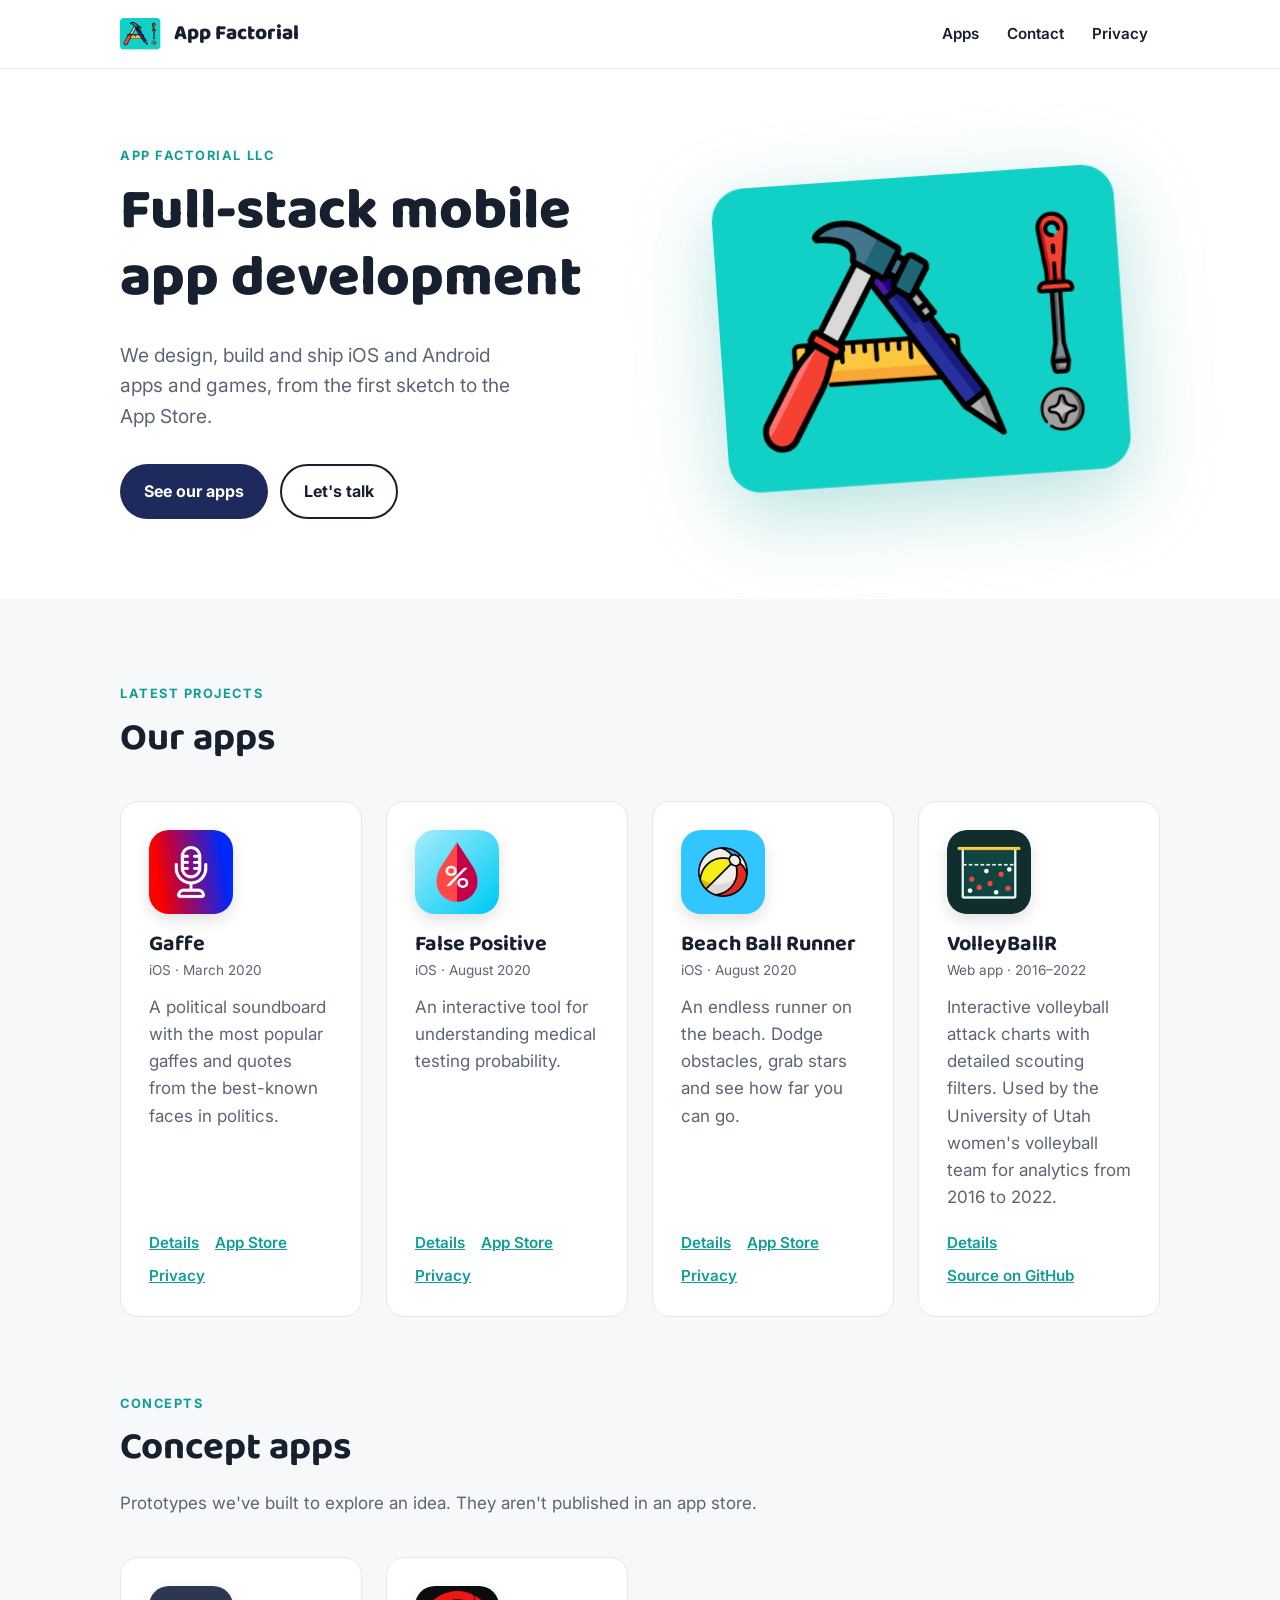
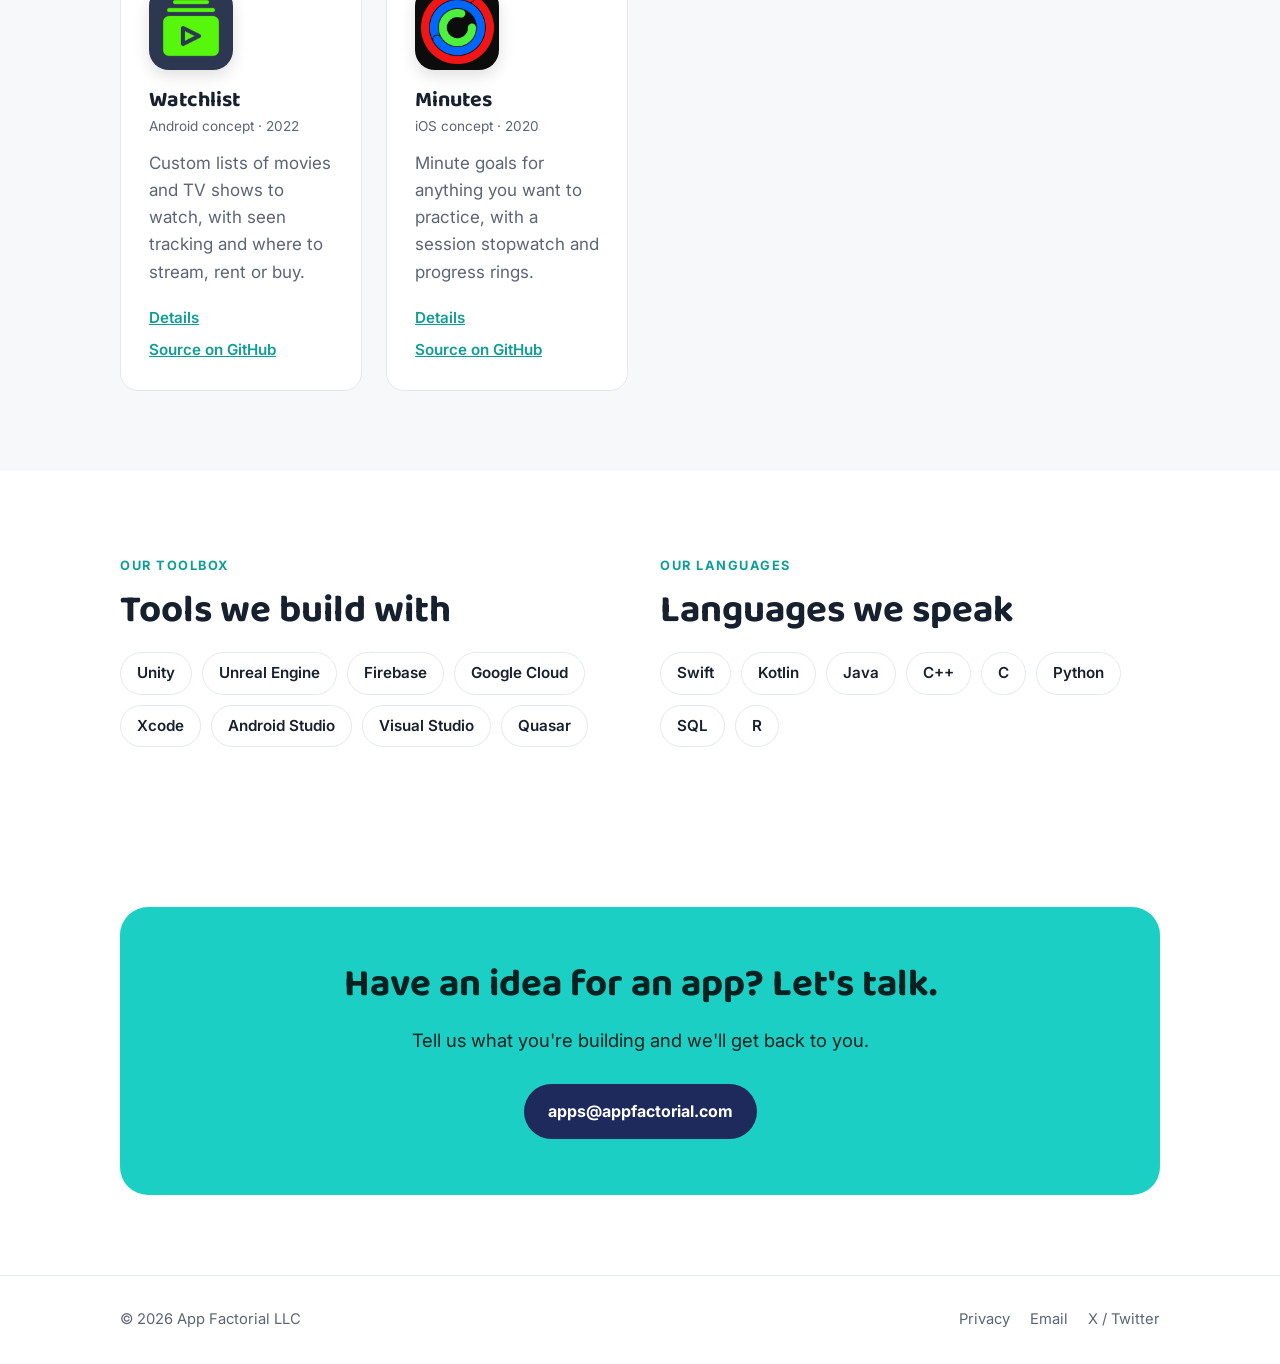
<file: index.html>
<!doctype html>
<html lang="en">
<head>
  <meta charset="utf-8">
  <meta name="viewport" content="width=device-width, initial-scale=1">
  <title>App Factorial LLC | Full-Stack Mobile App Development</title>
  <meta name="description" content="App Factorial LLC builds full-stack mobile apps and games for iOS and Android, including Gaffe, False Positive and Beach Ball Runner.">
  <link rel="canonical" href="https://appfactorial.com/">
  <meta property="og:title" content="App Factorial LLC">
  <meta property="og:description" content="Full-stack mobile app development.">
  <meta property="og:image" content="https://appfactorial.com/assets/img/logo.png">
  <meta property="og:url" content="https://appfactorial.com/">
  <link rel="icon" type="image/png" href="assets/img/favicon.png">
  <link rel="apple-touch-icon" href="assets/img/logo.png">
  <link rel="preconnect" href="https://fonts.googleapis.com">
  <link rel="preconnect" href="https://fonts.gstatic.com" crossorigin>
  <link href="https://fonts.googleapis.com/css2?family=Baloo+2:wght@600;700;800&family=Inter:wght@400;600;700&display=swap" rel="stylesheet">
  <link rel="stylesheet" href="assets/css/style.css?v=3">
</head>
<body>
  <header class="site-header">
    <div class="container">
      <a class="brand" href="./"><img src="assets/img/logo.png" alt="" width="44" height="31"><span>App Factorial</span></a>
      <nav class="nav">
        <a href="#apps">Apps</a>
        <a href="#contact">Contact</a>
        <a href="privacy/">Privacy</a>
      </nav>
    </div>
  </header>

  <main>
    <section class="hero">
      <div class="container">
        <div>
          <span class="eyebrow">App Factorial LLC</span>
          <h1>Full-stack mobile app development</h1>
          <p class="lead">We design, build and ship iOS and Android apps and games, from the first sketch to the App Store.</p>
          <div class="hero-actions">
            <a class="btn btn-primary" href="#apps">See our apps</a>
            <a class="btn btn-ghost" href="#contact">Let's talk</a>
          </div>
        </div>
        <div class="hero-art">
          <img src="assets/img/logo.png" alt="App Factorial logo: a hammer, pencil, ruler and screwdriver forming an A and an exclamation mark" width="600" height="424">
        </div>
      </div>
    </section>

    <section class="section section-alt" id="apps">
      <div class="container">
        <div class="section-head">
          <span class="eyebrow">Latest projects</span>
          <h2>Our apps</h2>
        </div>
        <div class="apps">
          <article class="app-card">
            <img class="icon" src="assets/img/gaffe/icon.png" alt="Gaffe app icon" width="84" height="84">
            <h3>Gaffe</h3>
            <p class="meta">iOS · March 2020</p>
            <p class="rating" data-app-store-id="1503943703" hidden></p>
            <p class="desc">A political soundboard with the most popular gaffes and quotes from the best-known faces in politics.</p>
            <div class="links">
              <a href="gaffe/">Details</a>
              <a href="https://apps.apple.com/us/app/gaffe-political-soundboard/id1503943703">App Store</a>
              <a href="privacy/">Privacy</a>
            </div>
          </article>
          <article class="app-card">
            <img class="icon" src="assets/img/false-positive/icon.png" alt="False Positive app icon" width="84" height="84">
            <h3>False Positive</h3>
            <p class="meta">iOS · August 2020</p>
            <p class="rating" data-app-store-id="1524388617" hidden></p>
            <p class="desc">An interactive tool for understanding medical testing probability.</p>
            <div class="links">
              <a href="false-positive/">Details</a>
              <a href="https://apps.apple.com/us/app/false-positive/id1524388617">App Store</a>
              <a href="privacy/">Privacy</a>
            </div>
          </article>
          <article class="app-card">
            <img class="icon" src="assets/img/beach-ball-runner/icon.png" alt="Beach Ball Runner app icon" width="84" height="84">
            <h3>Beach Ball Runner</h3>
            <p class="meta">iOS · August 2020</p>
            <p class="rating" data-app-store-id="1514274329" hidden></p>
            <p class="desc">An endless runner on the beach. Dodge obstacles, grab stars and see how far you can go.</p>
            <div class="links">
              <a href="beach-ball-runner/">Details</a>
              <a href="https://apps.apple.com/us/app/beach-ball-runner/id1514274329">App Store</a>
              <a href="privacy/">Privacy</a>
            </div>
          </article>
          <article class="app-card">
            <img class="icon" src="assets/img/volleyballr/icon.png" alt="VolleyBallR icon" width="84" height="84">
            <h3>VolleyBallR</h3>
            <p class="meta">Web app · 2016–2022</p>
            <p class="desc">Interactive volleyball attack charts with detailed scouting filters. Used by the University of Utah women's volleyball team for analytics from 2016 to 2022.</p>
            <div class="links">
              <a href="volleyballr/">Details</a>
              <a href="https://github.com/jon-bown/VolleyballR">Source on GitHub</a>
            </div>
          </article>
        </div>

        <div class="section-head subsection">
          <span class="eyebrow">Concepts</span>
          <h2>Concept apps</h2>
          <p>Prototypes we've built to explore an idea. They aren't published in an app store.</p>
        </div>
        <div class="apps">
          <article class="app-card">
            <img class="icon" src="assets/img/watchlist/icon.png" alt="Watchlist app icon" width="84" height="84">
            <h3>Watchlist</h3>
            <p class="meta">Android concept · 2022</p>
            <p class="desc">Custom lists of movies and TV shows to watch, with seen tracking and where to stream, rent or buy.</p>
            <div class="links">
              <a href="watchlist/">Details</a>
              <a href="https://github.com/jon-bown/watchlist">Source on GitHub</a>
            </div>
          </article>
          <article class="app-card">
            <img class="icon" src="assets/img/minutes/icon.png" alt="Minutes app icon" width="84" height="84">
            <h3>Minutes</h3>
            <p class="meta">iOS concept · 2020</p>
            <p class="desc">Minute goals for anything you want to practice, with a session stopwatch and progress rings.</p>
            <div class="links">
              <a href="minutes/">Details</a>
              <a href="https://github.com/jon-bown/Minutes">Source on GitHub</a>
            </div>
          </article>
        </div>
      </div>
    </section>

    <section class="section">
      <div class="container stack-grid">
        <div>
          <span class="eyebrow">Our toolbox</span>
          <h2>Tools we build with</h2>
          <ul class="chips">
            <li>Unity</li>
            <li>Unreal Engine</li>
            <li>Firebase</li>
            <li>Google Cloud</li>
            <li>Xcode</li>
            <li>Android Studio</li>
            <li>Visual Studio</li>
            <li>Quasar</li>
          </ul>
        </div>
        <div>
          <span class="eyebrow">Our languages</span>
          <h2>Languages we speak</h2>
          <ul class="chips">
            <li>Swift</li>
            <li>Kotlin</li>
            <li>Java</li>
            <li>C++</li>
            <li>C</li>
            <li>Python</li>
            <li>SQL</li>
            <li>R</li>
          </ul>
        </div>
      </div>
    </section>

    <section class="section" id="contact">
      <div class="container">
        <div class="cta">
          <h2>Have an idea for an app? Let's talk.</h2>
          <p>Tell us what you're building and we'll get back to you.</p>
          <a class="btn btn-primary" href="mailto:apps@appfactorial.com">apps@appfactorial.com</a>
        </div>
      </div>
    </section>
  </main>

  <footer class="site-footer">
    <div class="container">
      <span>© <span id="year">2026</span> App Factorial LLC</span>
      <nav>
        <a href="privacy/">Privacy</a>
        <a href="mailto:apps@appfactorial.com">Email</a>
        <a href="https://twitter.com/app_factorial">X / Twitter</a>
      </nav>
    </div>
  </footer>
  <script src="assets/js/ratings.js?v=3" defer></script>
  <script>document.getElementById("year").textContent = new Date().getFullYear();</script>
</body>
</html>
</file>
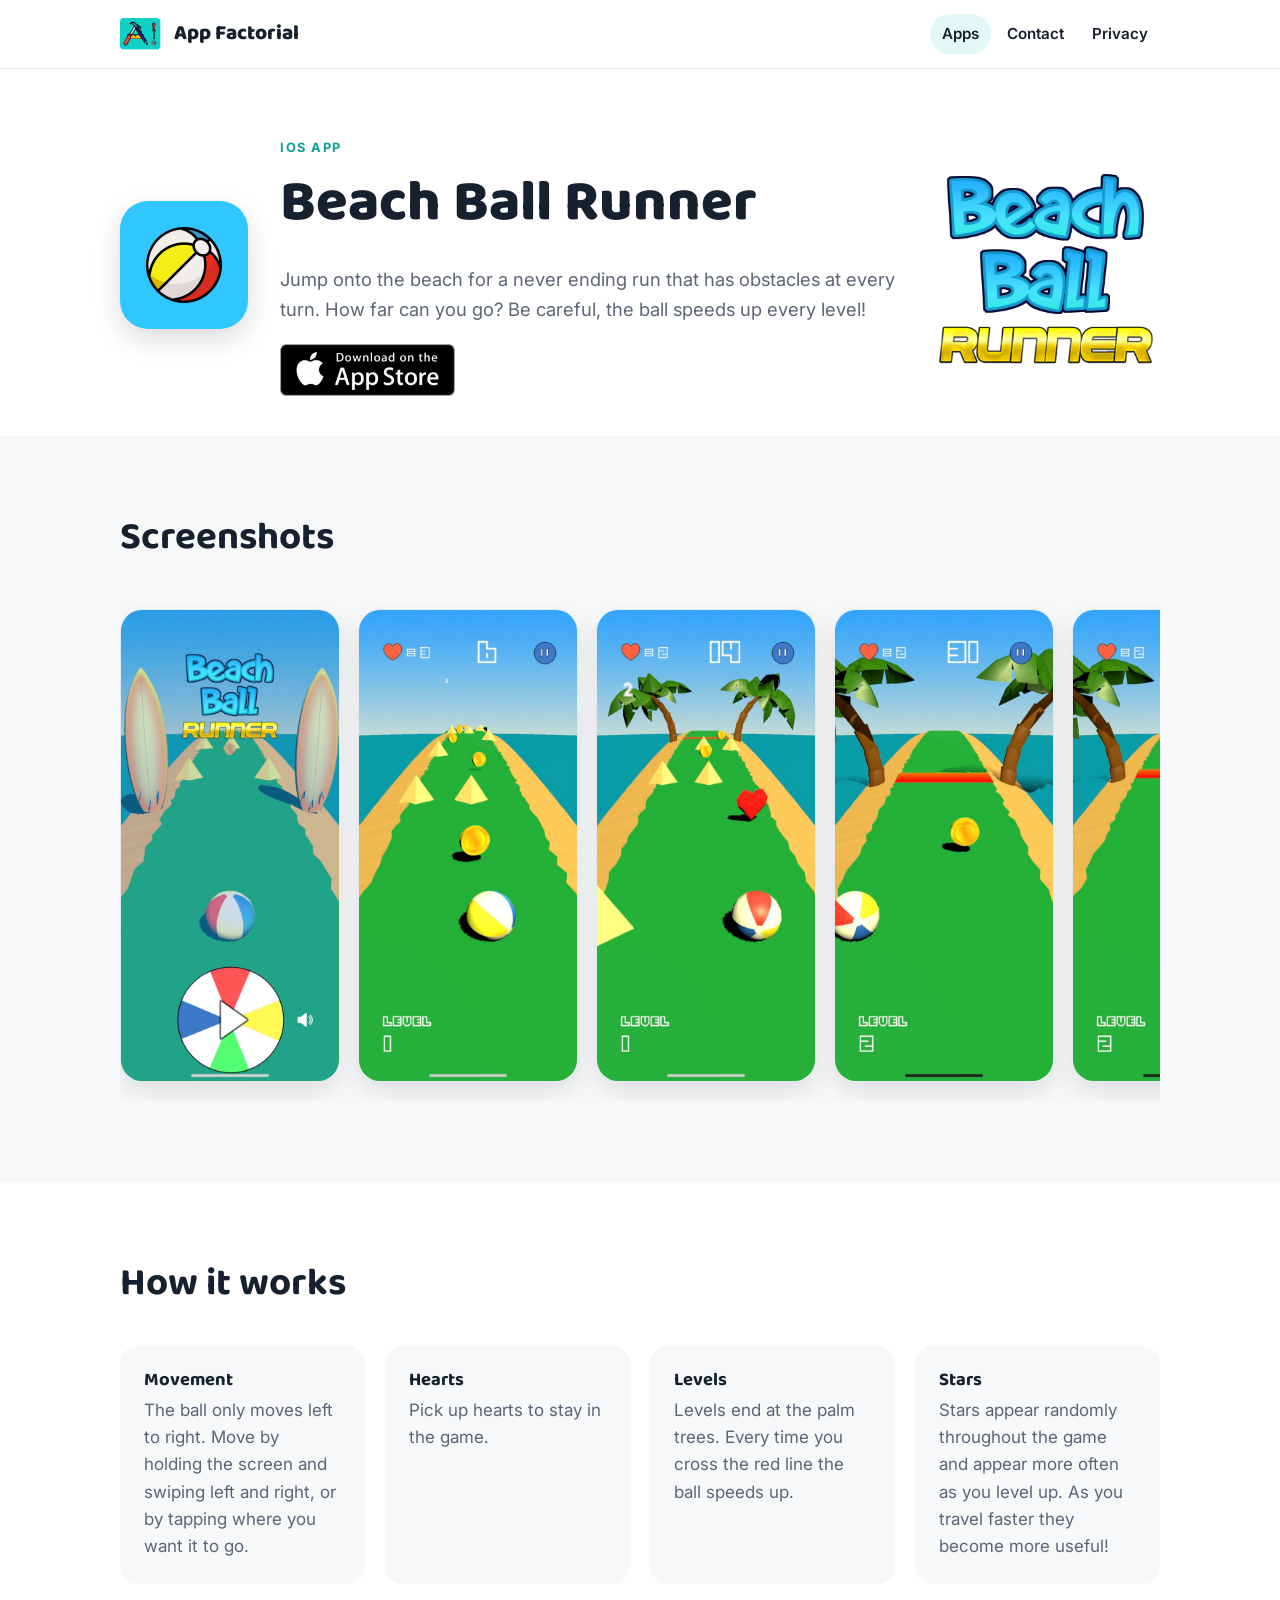
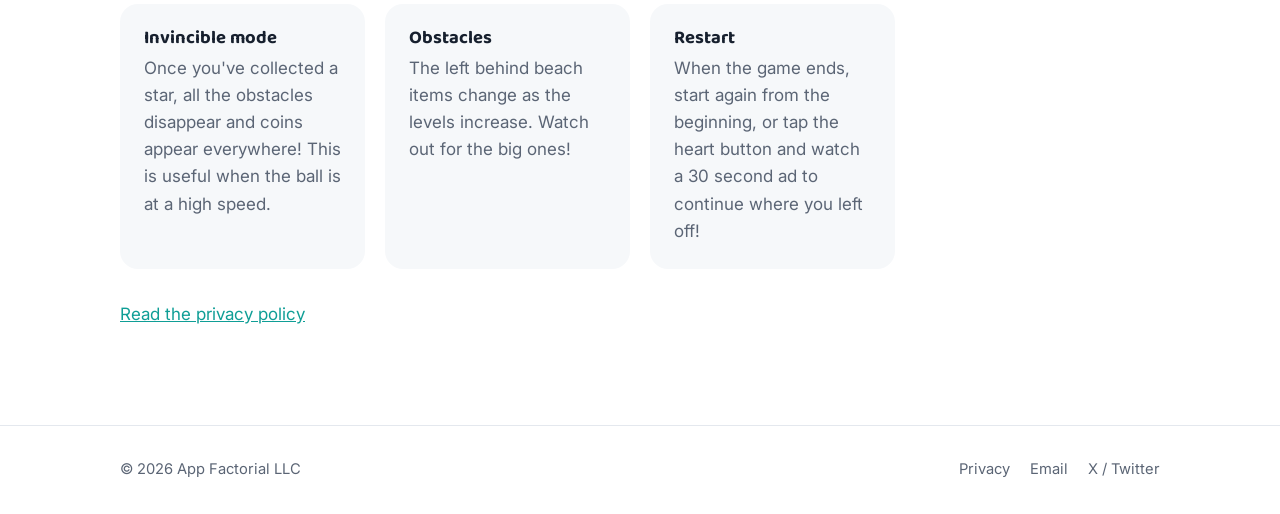
<file: beach-ball-runner/index.html>
<!doctype html>
<html lang="en">
<head>
  <meta charset="utf-8">
  <meta name="viewport" content="width=device-width, initial-scale=1">
  <title>Beach Ball Runner | App Factorial LLC</title>
  <meta name="description" content="Jump onto the beach for a never ending run that has obstacles at every turn. How far can you go? Be careful, the ball speeds up every level!">
  <link rel="canonical" href="https://appfactorial.com/beach-ball-runner/">
  <meta property="og:title" content="Beach Ball Runner | App Factorial LLC">
  <meta property="og:description" content="Jump onto the beach for a never ending run that has obstacles at every turn. How far can you go? Be careful, the ball speeds up every level!">
  <meta property="og:image" content="https://appfactorial.com/assets/img/beach-ball-runner/icon.png">
  <link rel="icon" type="image/png" href="../assets/img/favicon.png">
  <link rel="apple-touch-icon" href="../assets/img/logo.png">
  <link rel="preconnect" href="https://fonts.googleapis.com">
  <link rel="preconnect" href="https://fonts.gstatic.com" crossorigin>
  <link href="https://fonts.googleapis.com/css2?family=Baloo+2:wght@600;700;800&family=Inter:wght@400;600;700&display=swap" rel="stylesheet">
  <link rel="stylesheet" href="../assets/css/style.css?v=3">
</head>
<body>
  <header class="site-header">
    <div class="container">
      <a class="brand" href="../"><img src="../assets/img/logo.png" alt="" width="44" height="31"><span>App Factorial</span></a>
      <nav class="nav">
        <a href="../#apps" aria-current="page">Apps</a>
        <a href="../#contact">Contact</a>
        <a href="../privacy/">Privacy</a>
      </nav>
    </div>
  </header>

  <main>
    <section class="app-hero">
      <div class="container">
        <img class="icon" src="../assets/img/beach-ball-runner/icon.png" alt="Beach Ball Runner app icon" width="128" height="128">
        <div>
          <span class="eyebrow">iOS app</span>
          <h1>Beach Ball Runner</h1>
          <p class="lead">Jump onto the beach for a never ending run that has obstacles at every turn. How far can you go? Be careful, the ball speeds up every level!</p>
          <a class="store-badge" href="https://apps.apple.com/us/app/beach-ball-runner/id1514274329"><img src="../assets/img/app-store-badge.png" alt="Download on the App Store" width="176" height="52"></a>
          <p class="rating rating-large" data-app-store-id="1514274329" hidden></p>
        </div>
          <img class="wordmark" src="../assets/img/beach-ball-runner/banner.png" alt="">
      </div>
    </section>

    <section class="section section-alt">
      <div class="container">
        <div class="section-head"><h2>Screenshots</h2></div>
        <div class="shots">
          <figure><img src="../assets/img/beach-ball-runner/shot-1.jpg" alt="Beach Ball Runner screenshot" loading="lazy"></figure>
          <figure><img src="../assets/img/beach-ball-runner/shot-2.jpg" alt="Beach Ball Runner screenshot" loading="lazy"></figure>
          <figure><img src="../assets/img/beach-ball-runner/shot-3.jpg" alt="Beach Ball Runner screenshot" loading="lazy"></figure>
          <figure><img src="../assets/img/beach-ball-runner/shot-4.jpg" alt="Beach Ball Runner screenshot" loading="lazy"></figure>
          <figure><img src="../assets/img/beach-ball-runner/shot-5.jpg" alt="Beach Ball Runner screenshot" loading="lazy"></figure>
          <figure><img src="../assets/img/beach-ball-runner/shot-6.jpg" alt="Beach Ball Runner screenshot" loading="lazy"></figure>
          <figure><img src="../assets/img/beach-ball-runner/shot-7.jpg" alt="Beach Ball Runner screenshot" loading="lazy"></figure>
          <figure><img src="../assets/img/beach-ball-runner/shot-8.jpg" alt="Beach Ball Runner screenshot" loading="lazy"></figure>
        </div>
      </div>
    </section>

    <section class="section">
      <div class="container">
        <div class="section-head"><h2>How it works</h2></div>
        <div class="features">
          <div class="feature"><h3>Movement</h3><p>The ball only moves left to right. Move by holding the screen and swiping left and right, or by tapping where you want it to go.</p></div>
          <div class="feature"><h3>Hearts</h3><p>Pick up hearts to stay in the game.</p></div>
          <div class="feature"><h3>Levels</h3><p>Levels end at the palm trees. Every time you cross the red line the ball speeds up.</p></div>
          <div class="feature"><h3>Stars</h3><p>Stars appear randomly throughout the game and appear more often as you level up. As you travel faster they become more useful!</p></div>
          <div class="feature"><h3>Invincible mode</h3><p>Once you've collected a star, all the obstacles disappear and coins appear everywhere! This is useful when the ball is at a high speed.</p></div>
          <div class="feature"><h3>Obstacles</h3><p>The left behind beach items change as the levels increase. Watch out for the big ones!</p></div>
          <div class="feature"><h3>Restart</h3><p>When the game ends, start again from the beginning, or tap the heart button and watch a 30 second ad to continue where you left off!</p></div>
        </div>
        <p style="margin-top:32px"><a href="../privacy/">Read the privacy policy</a></p>
      </div>
    </section>
  </main>

  <footer class="site-footer">
    <div class="container">
      <span>© <span id="year">2026</span> App Factorial LLC</span>
      <nav>
        <a href="../privacy/">Privacy</a>
        <a href="mailto:apps@appfactorial.com">Email</a>
        <a href="https://twitter.com/app_factorial">X / Twitter</a>
      </nav>
    </div>
  </footer>
  <script src="../assets/js/ratings.js?v=3" defer></script>
  <script>document.getElementById("year").textContent = new Date().getFullYear();</script>
</body>
</html>
</file>
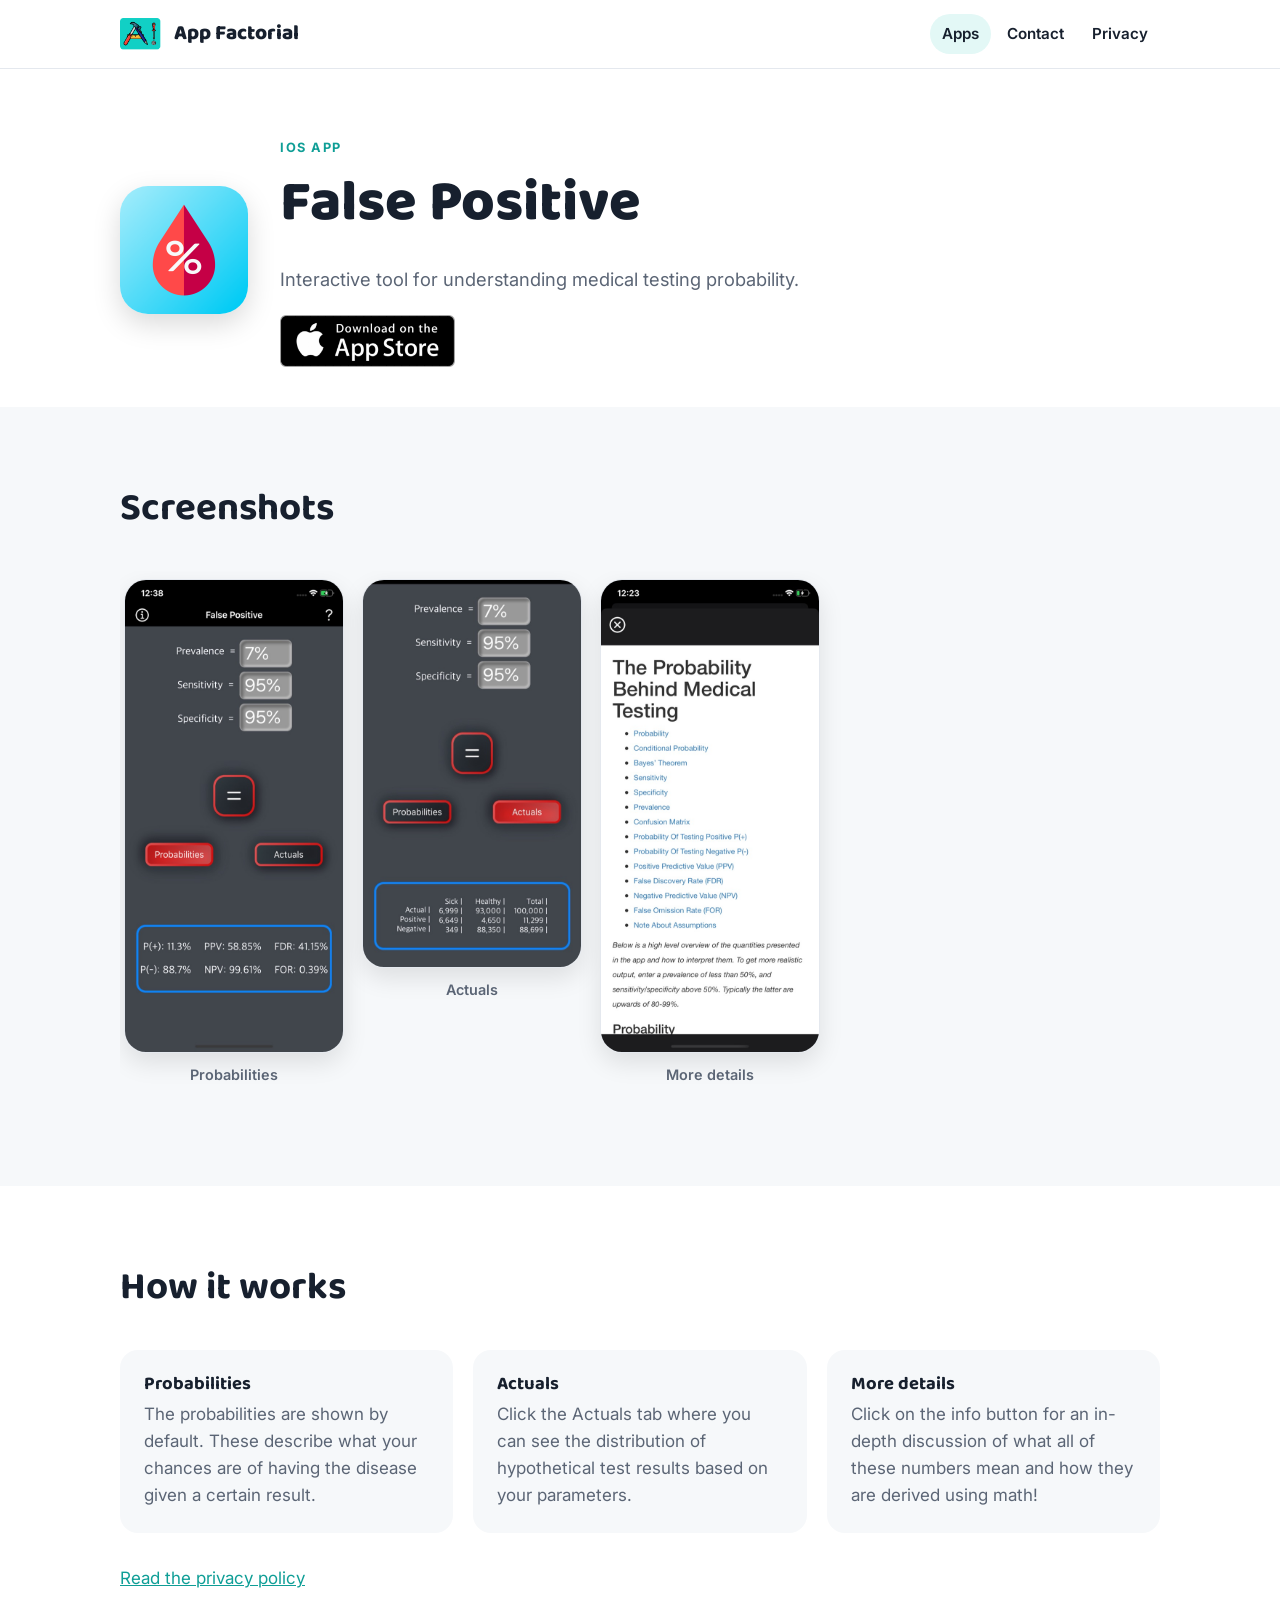
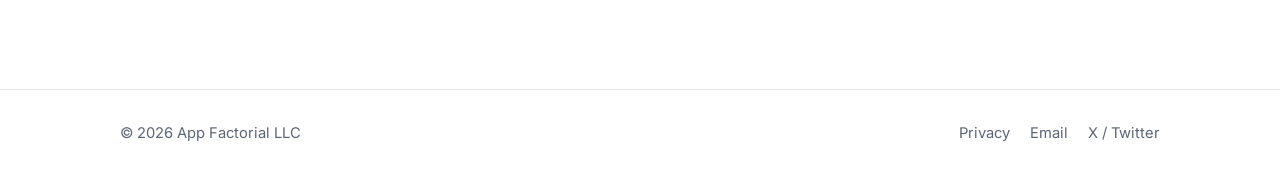
<file: false-positive/index.html>
<!doctype html>
<html lang="en">
<head>
  <meta charset="utf-8">
  <meta name="viewport" content="width=device-width, initial-scale=1">
  <title>False Positive | App Factorial LLC</title>
  <meta name="description" content="Interactive tool for understanding medical testing probability.">
  <link rel="canonical" href="https://appfactorial.com/false-positive/">
  <meta property="og:title" content="False Positive | App Factorial LLC">
  <meta property="og:description" content="Interactive tool for understanding medical testing probability.">
  <meta property="og:image" content="https://appfactorial.com/assets/img/false-positive/icon.png">
  <link rel="icon" type="image/png" href="../assets/img/favicon.png">
  <link rel="apple-touch-icon" href="../assets/img/logo.png">
  <link rel="preconnect" href="https://fonts.googleapis.com">
  <link rel="preconnect" href="https://fonts.gstatic.com" crossorigin>
  <link href="https://fonts.googleapis.com/css2?family=Baloo+2:wght@600;700;800&family=Inter:wght@400;600;700&display=swap" rel="stylesheet">
  <link rel="stylesheet" href="../assets/css/style.css?v=3">
</head>
<body>
  <header class="site-header">
    <div class="container">
      <a class="brand" href="../"><img src="../assets/img/logo.png" alt="" width="44" height="31"><span>App Factorial</span></a>
      <nav class="nav">
        <a href="../#apps" aria-current="page">Apps</a>
        <a href="../#contact">Contact</a>
        <a href="../privacy/">Privacy</a>
      </nav>
    </div>
  </header>

  <main>
    <section class="app-hero">
      <div class="container">
        <img class="icon" src="../assets/img/false-positive/icon.png" alt="False Positive app icon" width="128" height="128">
        <div>
          <span class="eyebrow">iOS app</span>
          <h1>False Positive</h1>
          <p class="lead">Interactive tool for understanding medical testing probability.</p>
          <a class="store-badge" href="https://apps.apple.com/us/app/false-positive/id1524388617"><img src="../assets/img/app-store-badge.png" alt="Download on the App Store" width="176" height="52"></a>
          <p class="rating rating-large" data-app-store-id="1524388617" hidden></p>
        </div>
      </div>
    </section>

    <section class="section section-alt">
      <div class="container">
        <div class="section-head"><h2>Screenshots</h2></div>
        <div class="shots">
          <figure><img src="../assets/img/false-positive/probabilities.jpg" alt="False Positive screenshot: Probabilities" loading="lazy"><figcaption>Probabilities</figcaption></figure>
          <figure><img src="../assets/img/false-positive/actuals.jpg" alt="False Positive screenshot: Actuals" loading="lazy"><figcaption>Actuals</figcaption></figure>
          <figure><img src="../assets/img/false-positive/details.jpg" alt="False Positive screenshot: More details" loading="lazy"><figcaption>More details</figcaption></figure>
        </div>
      </div>
    </section>

    <section class="section">
      <div class="container">
        <div class="section-head"><h2>How it works</h2></div>
        <div class="features">
          <div class="feature"><h3>Probabilities</h3><p>The probabilities are shown by default. These describe what your chances are of having the disease given a certain result.</p></div>
          <div class="feature"><h3>Actuals</h3><p>Click the Actuals tab where you can see the distribution of hypothetical test results based on your parameters.</p></div>
          <div class="feature"><h3>More details</h3><p>Click on the info button for an in-depth discussion of what all of these numbers mean and how they are derived using math!</p></div>
        </div>
        <p style="margin-top:32px"><a href="../privacy/">Read the privacy policy</a></p>
      </div>
    </section>
  </main>

  <footer class="site-footer">
    <div class="container">
      <span>© <span id="year">2026</span> App Factorial LLC</span>
      <nav>
        <a href="../privacy/">Privacy</a>
        <a href="mailto:apps@appfactorial.com">Email</a>
        <a href="https://twitter.com/app_factorial">X / Twitter</a>
      </nav>
    </div>
  </footer>
  <script src="../assets/js/ratings.js?v=3" defer></script>
  <script>document.getElementById("year").textContent = new Date().getFullYear();</script>
</body>
</html>
</file>
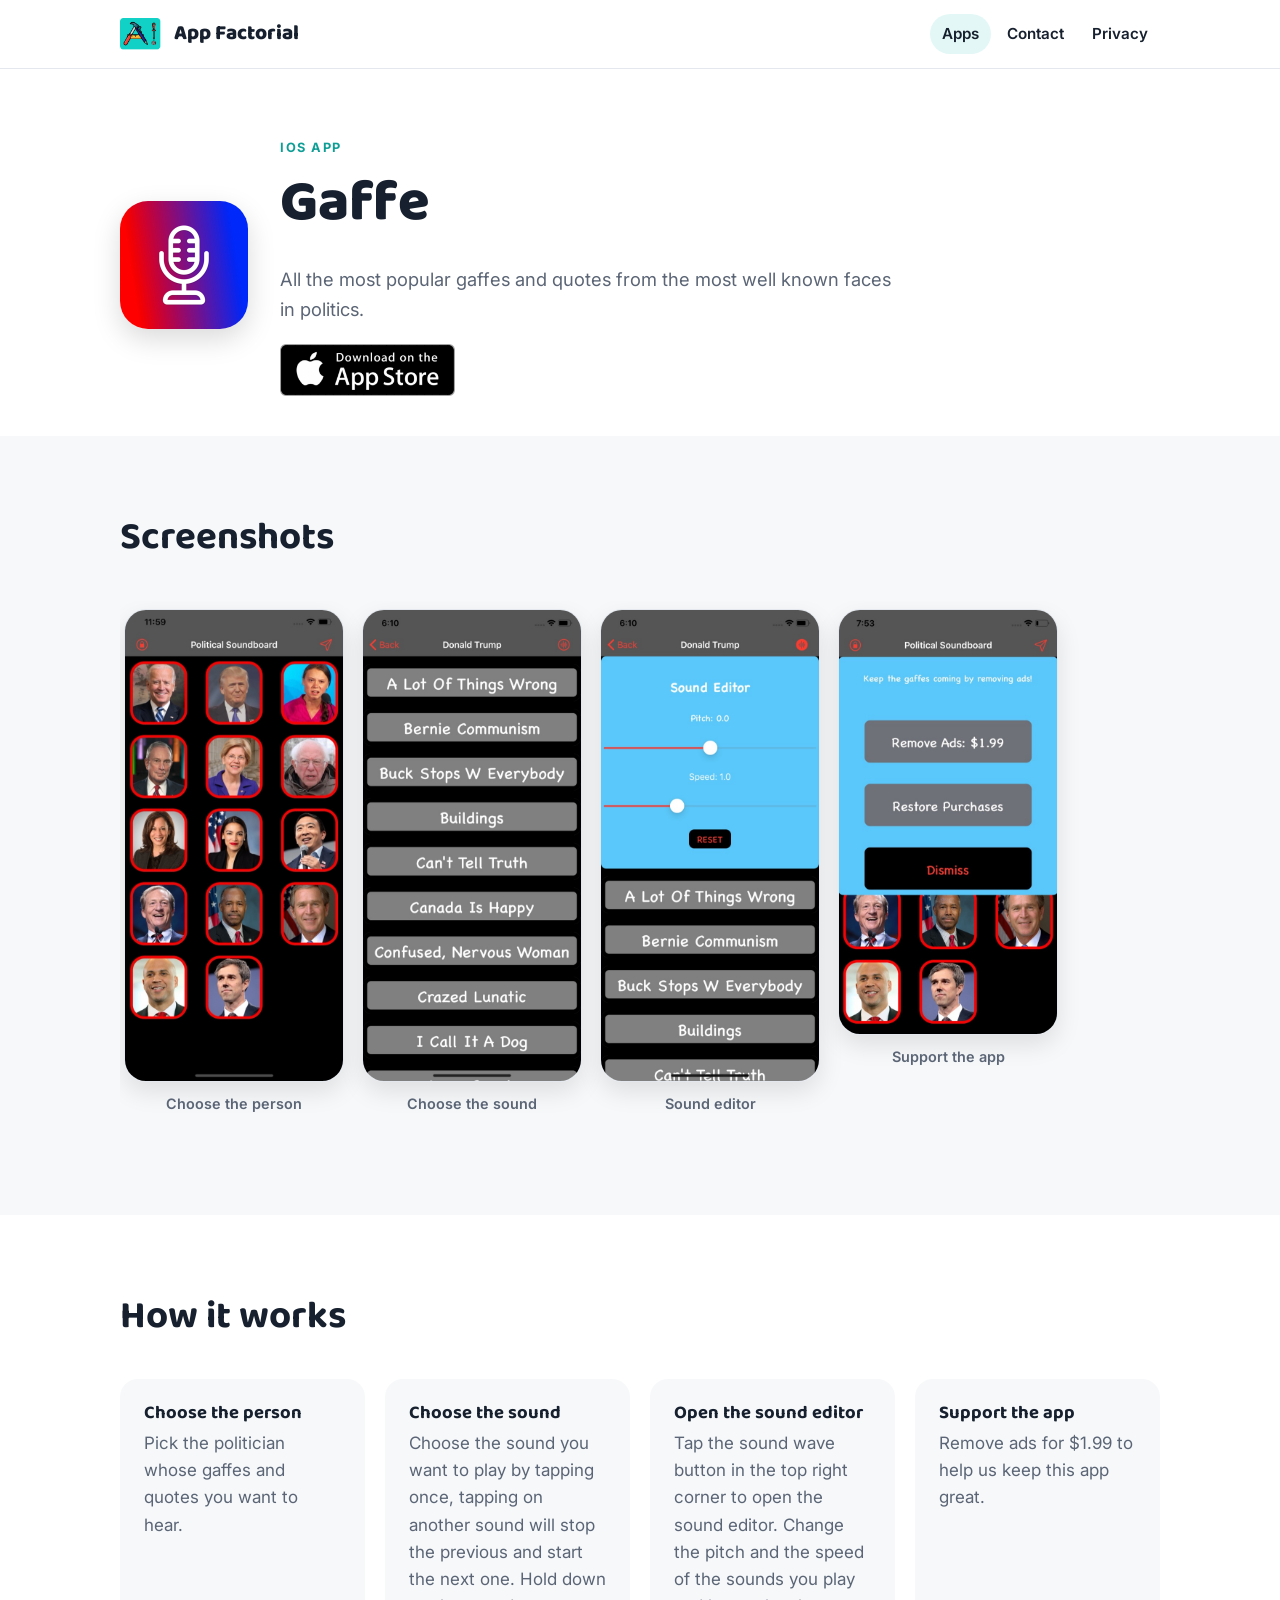
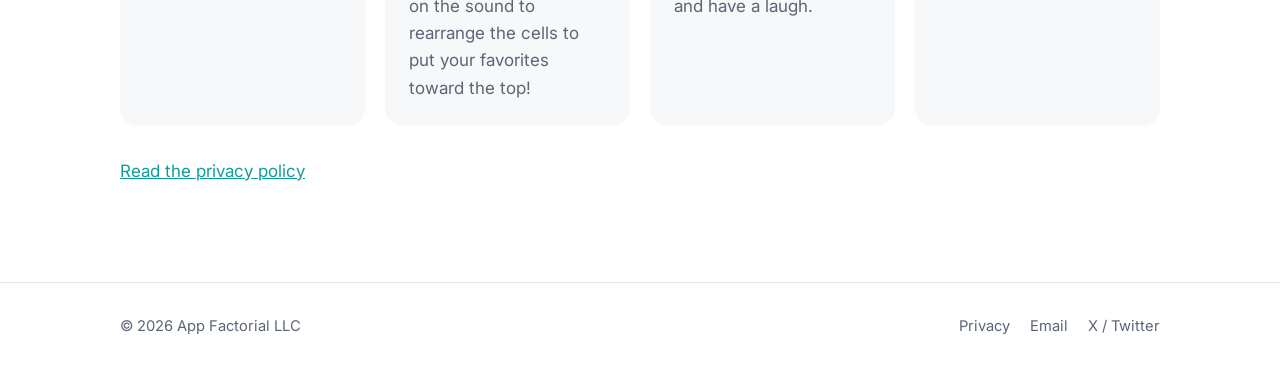
<file: gaffe/index.html>
<!doctype html>
<html lang="en">
<head>
  <meta charset="utf-8">
  <meta name="viewport" content="width=device-width, initial-scale=1">
  <title>Gaffe | App Factorial LLC</title>
  <meta name="description" content="All the most popular gaffes and quotes from the most well known faces in politics.">
  <link rel="canonical" href="https://appfactorial.com/gaffe/">
  <meta property="og:title" content="Gaffe | App Factorial LLC">
  <meta property="og:description" content="All the most popular gaffes and quotes from the most well known faces in politics.">
  <meta property="og:image" content="https://appfactorial.com/assets/img/gaffe/icon.png">
  <link rel="icon" type="image/png" href="../assets/img/favicon.png">
  <link rel="apple-touch-icon" href="../assets/img/logo.png">
  <link rel="preconnect" href="https://fonts.googleapis.com">
  <link rel="preconnect" href="https://fonts.gstatic.com" crossorigin>
  <link href="https://fonts.googleapis.com/css2?family=Baloo+2:wght@600;700;800&family=Inter:wght@400;600;700&display=swap" rel="stylesheet">
  <link rel="stylesheet" href="../assets/css/style.css?v=3">
</head>
<body>
  <header class="site-header">
    <div class="container">
      <a class="brand" href="../"><img src="../assets/img/logo.png" alt="" width="44" height="31"><span>App Factorial</span></a>
      <nav class="nav">
        <a href="../#apps" aria-current="page">Apps</a>
        <a href="../#contact">Contact</a>
        <a href="../privacy/">Privacy</a>
      </nav>
    </div>
  </header>

  <main>
    <section class="app-hero">
      <div class="container">
        <img class="icon" src="../assets/img/gaffe/icon.png" alt="Gaffe app icon" width="128" height="128">
        <div>
          <span class="eyebrow">iOS app</span>
          <h1>Gaffe</h1>
          <p class="lead">All the most popular gaffes and quotes from the most well known faces in politics.</p>
          <a class="store-badge" href="https://apps.apple.com/us/app/gaffe-political-soundboard/id1503943703"><img src="../assets/img/app-store-badge.png" alt="Download on the App Store" width="176" height="52"></a>
          <p class="rating rating-large" data-app-store-id="1503943703" hidden></p>
        </div>
      </div>
    </section>

    <section class="section section-alt">
      <div class="container">
        <div class="section-head"><h2>Screenshots</h2></div>
        <div class="shots">
          <figure><img src="../assets/img/gaffe/person.jpg" alt="Gaffe screenshot: Choose the person" loading="lazy"><figcaption>Choose the person</figcaption></figure>
          <figure><img src="../assets/img/gaffe/sound.jpg" alt="Gaffe screenshot: Choose the sound" loading="lazy"><figcaption>Choose the sound</figcaption></figure>
          <figure><img src="../assets/img/gaffe/editor.jpg" alt="Gaffe screenshot: Sound editor" loading="lazy"><figcaption>Sound editor</figcaption></figure>
          <figure><img src="../assets/img/gaffe/support.jpg" alt="Gaffe screenshot: Support the app" loading="lazy"><figcaption>Support the app</figcaption></figure>
        </div>
      </div>
    </section>

    <section class="section">
      <div class="container">
        <div class="section-head"><h2>How it works</h2></div>
        <div class="features">
          <div class="feature"><h3>Choose the person</h3><p>Pick the politician whose gaffes and quotes you want to hear.</p></div>
          <div class="feature"><h3>Choose the sound</h3><p>Choose the sound you want to play by tapping once, tapping on another sound will stop the previous and start the next one. Hold down on the sound to rearrange the cells to put your favorites toward the top!</p></div>
          <div class="feature"><h3>Open the sound editor</h3><p>Tap the sound wave button in the top right corner to open the sound editor. Change the pitch and the speed of the sounds you play and have a laugh.</p></div>
          <div class="feature"><h3>Support the app</h3><p>Remove ads for $1.99 to help us keep this app great.</p></div>
        </div>
        <p style="margin-top:32px"><a href="../privacy/">Read the privacy policy</a></p>
      </div>
    </section>
  </main>

  <footer class="site-footer">
    <div class="container">
      <span>© <span id="year">2026</span> App Factorial LLC</span>
      <nav>
        <a href="../privacy/">Privacy</a>
        <a href="mailto:apps@appfactorial.com">Email</a>
        <a href="https://twitter.com/app_factorial">X / Twitter</a>
      </nav>
    </div>
  </footer>
  <script src="../assets/js/ratings.js?v=3" defer></script>
  <script>document.getElementById("year").textContent = new Date().getFullYear();</script>
</body>
</html>
</file>
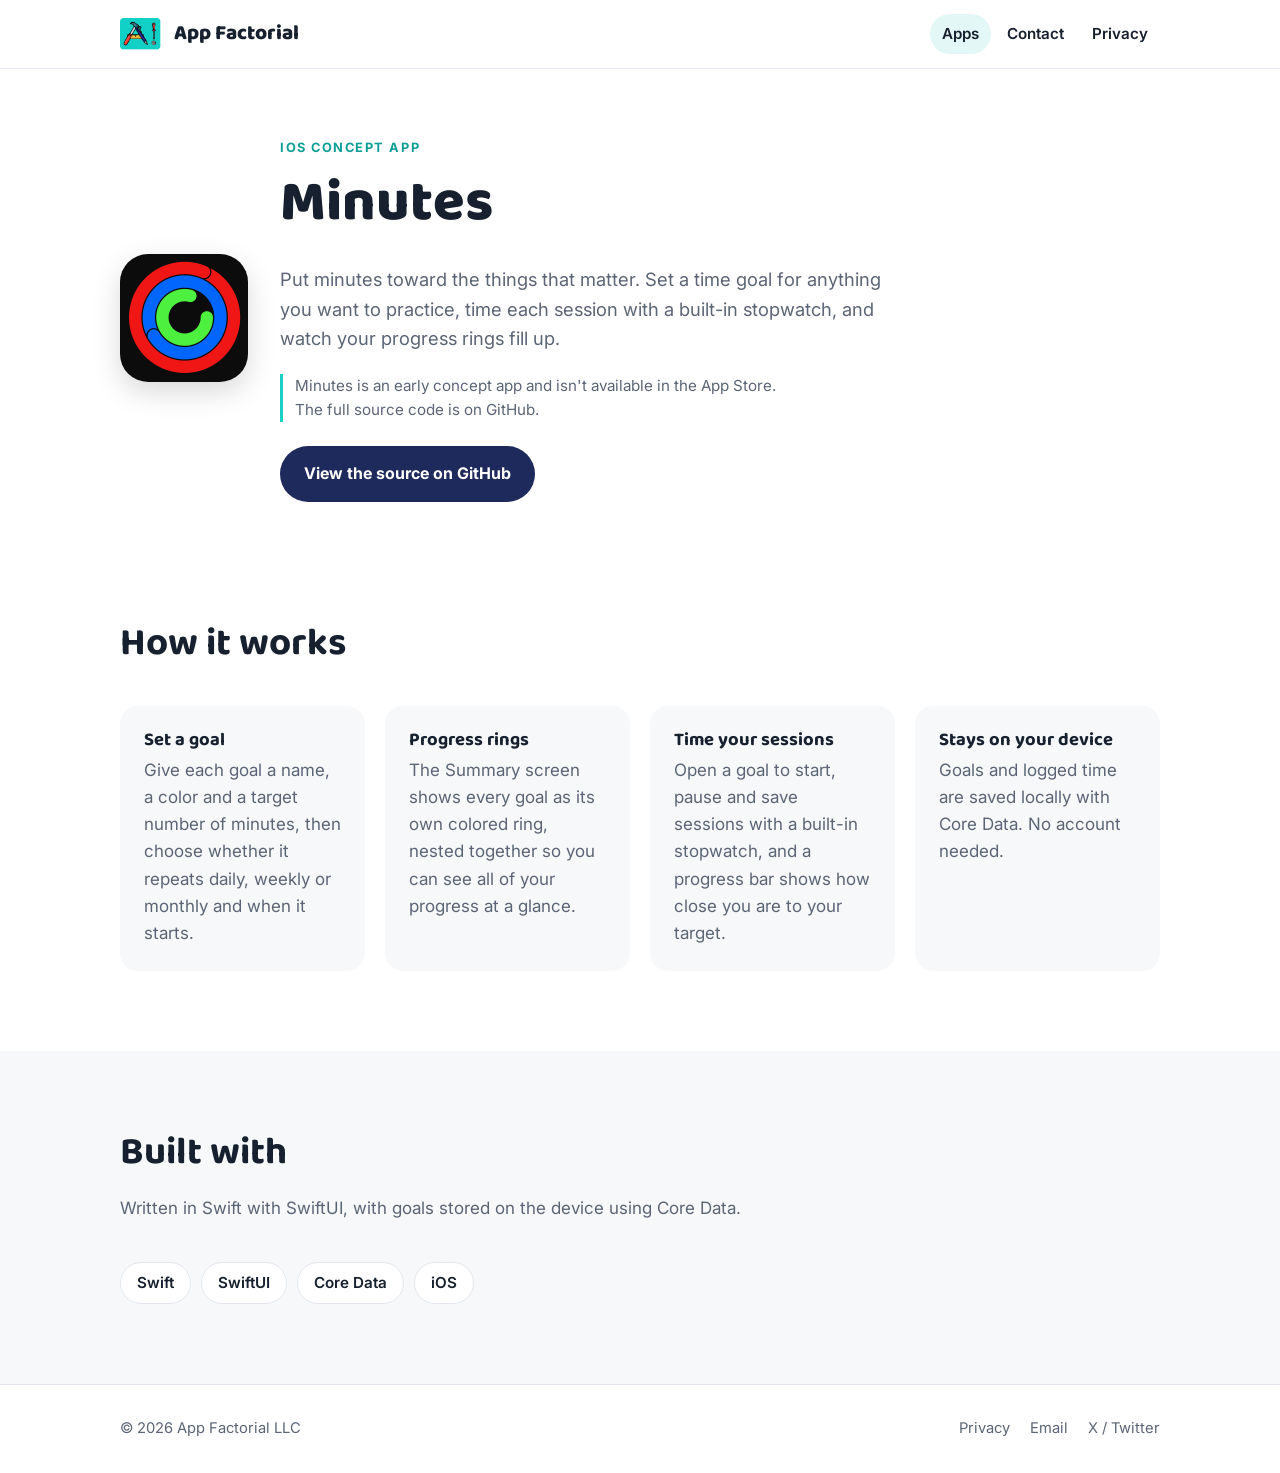
<file: minutes/index.html>
<!doctype html>
<html lang="en">
<head>
  <meta charset="utf-8">
  <meta name="viewport" content="width=device-width, initial-scale=1">
  <title>Minutes (concept) | App Factorial LLC</title>
  <meta name="description" content="Set daily, weekly or monthly minute goals, time each session with a built-in stopwatch, and watch your progress rings fill up.">
  <link rel="canonical" href="https://appfactorial.com/minutes/">
  <meta property="og:title" content="Minutes | App Factorial LLC">
  <meta property="og:description" content="Set daily, weekly or monthly minute goals, time each session with a built-in stopwatch, and watch your progress rings fill up.">
  <meta property="og:image" content="https://appfactorial.com/assets/img/minutes/icon.png">
  <link rel="icon" type="image/png" href="../assets/img/favicon.png">
  <link rel="apple-touch-icon" href="../assets/img/logo.png">
  <link rel="preconnect" href="https://fonts.googleapis.com">
  <link rel="preconnect" href="https://fonts.gstatic.com" crossorigin>
  <link href="https://fonts.googleapis.com/css2?family=Baloo+2:wght@600;700;800&family=Inter:wght@400;600;700&display=swap" rel="stylesheet">
  <link rel="stylesheet" href="../assets/css/style.css?v=3">
</head>
<body>
  <header class="site-header">
    <div class="container">
      <a class="brand" href="../"><img src="../assets/img/logo.png" alt="" width="44" height="31"><span>App Factorial</span></a>
      <nav class="nav">
        <a href="../#apps" aria-current="page">Apps</a>
        <a href="../#contact">Contact</a>
        <a href="../privacy/">Privacy</a>
      </nav>
    </div>
  </header>

  <main>
    <section class="app-hero">
      <div class="container">
        <img class="icon" src="../assets/img/minutes/icon.png" alt="Minutes app icon" width="128" height="128">
        <div>
          <span class="eyebrow">iOS concept app</span>
          <h1>Minutes</h1>
          <p class="lead">Put minutes toward the things that matter. Set a time goal for anything you want to practice, time each session with a built-in stopwatch, and watch your progress rings fill up.</p>
          <p class="note">Minutes is an early concept app and isn't available in the App Store. The full source code is on GitHub.</p>
          <a class="btn btn-primary" href="https://github.com/jon-bown/Minutes">View the source on GitHub</a>
        </div>
      </div>
    </section>

    <section class="section">
      <div class="container">
        <div class="section-head"><h2>How it works</h2></div>
        <div class="features">
          <div class="feature"><h3>Set a goal</h3><p>Give each goal a name, a color and a target number of minutes, then choose whether it repeats daily, weekly or monthly and when it starts.</p></div>
          <div class="feature"><h3>Progress rings</h3><p>The Summary screen shows every goal as its own colored ring, nested together so you can see all of your progress at a glance.</p></div>
          <div class="feature"><h3>Time your sessions</h3><p>Open a goal to start, pause and save sessions with a built-in stopwatch, and a progress bar shows how close you are to your target.</p></div>
          <div class="feature"><h3>Stays on your device</h3><p>Goals and logged time are saved locally with Core Data. No account needed.</p></div>
        </div>
      </div>
    </section>

    <section class="section section-alt">
      <div class="container">
        <div class="section-head">
          <h2>Built with</h2>
          <p>Written in Swift with SwiftUI, with goals stored on the device using Core Data.</p>
        </div>
        <ul class="chips">
          <li>Swift</li>
          <li>SwiftUI</li>
          <li>Core Data</li>
          <li>iOS</li>
        </ul>
      </div>
    </section>
  </main>

  <footer class="site-footer">
    <div class="container">
      <span>© <span id="year">2026</span> App Factorial LLC</span>
      <nav>
        <a href="../privacy/">Privacy</a>
        <a href="mailto:apps@appfactorial.com">Email</a>
        <a href="https://twitter.com/app_factorial">X / Twitter</a>
      </nav>
    </div>
  </footer>
  <script>document.getElementById("year").textContent = new Date().getFullYear();</script>
</body>
</html>
</file>
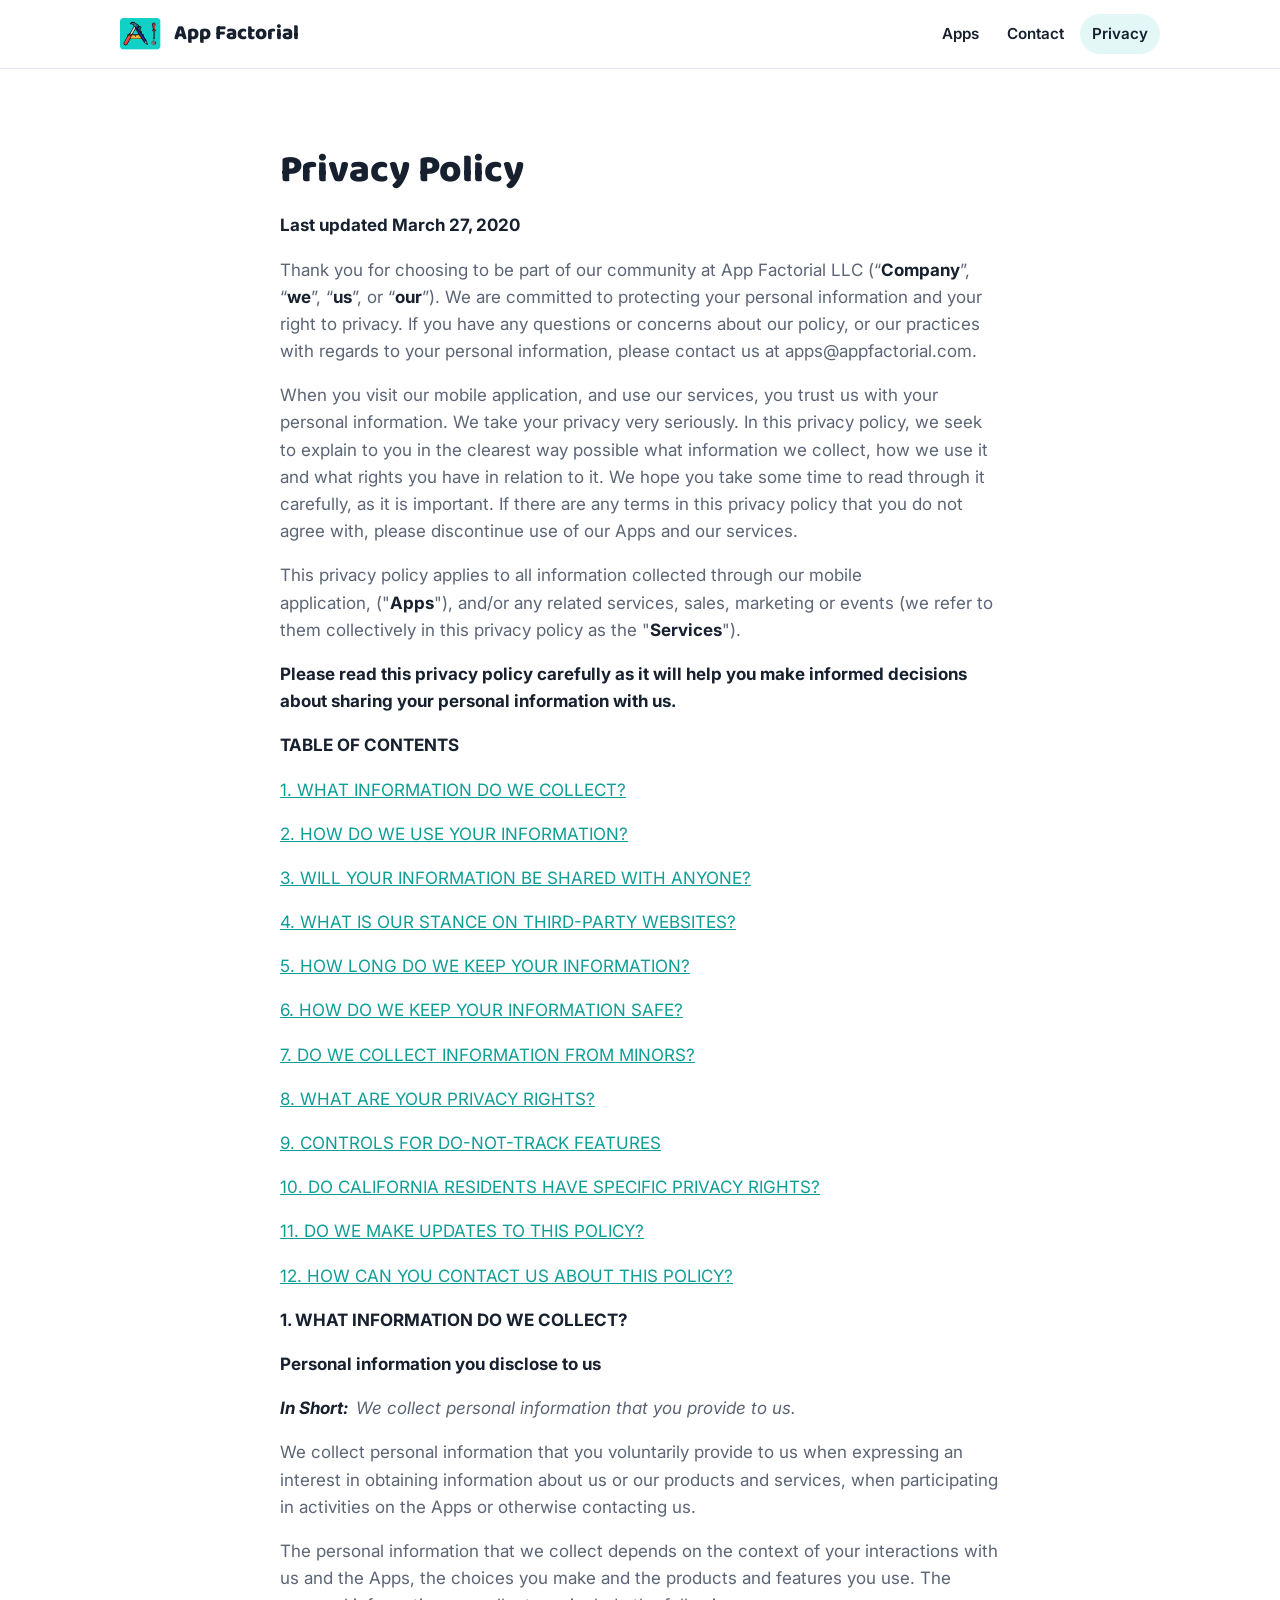
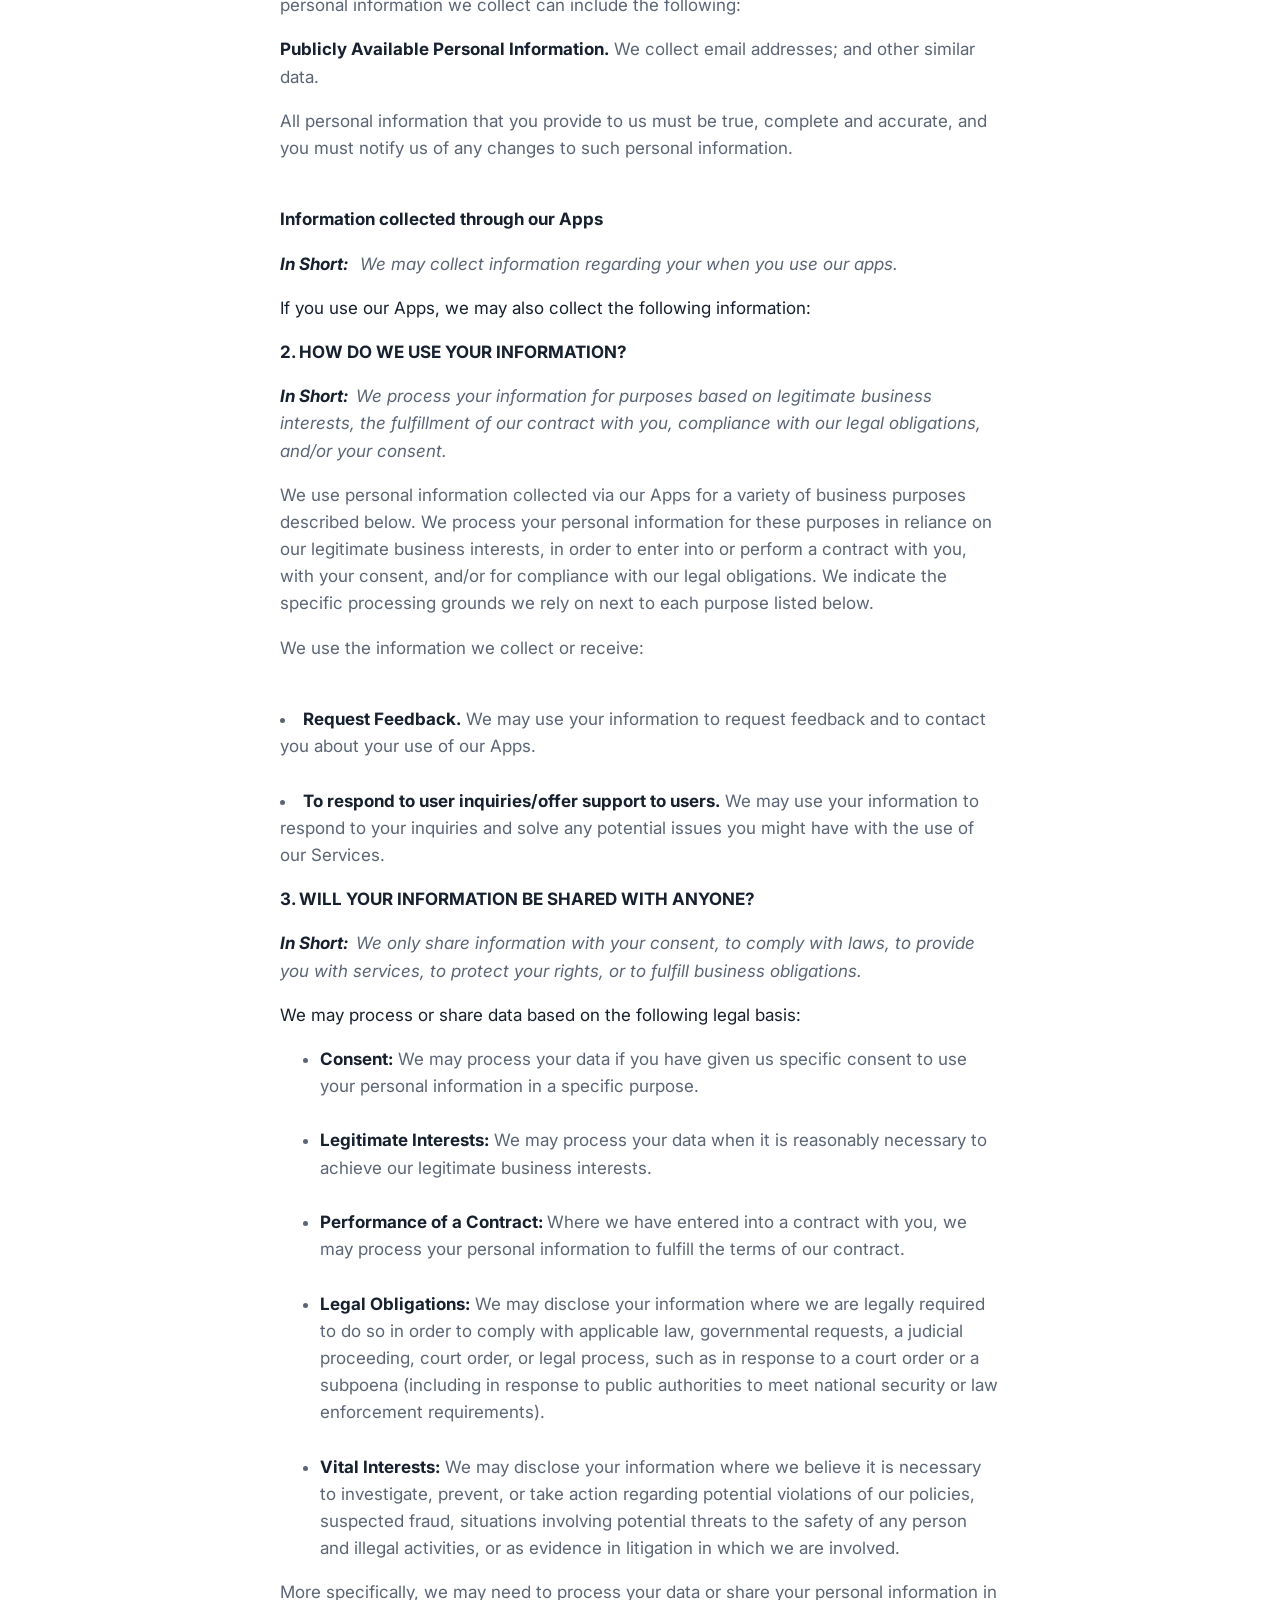
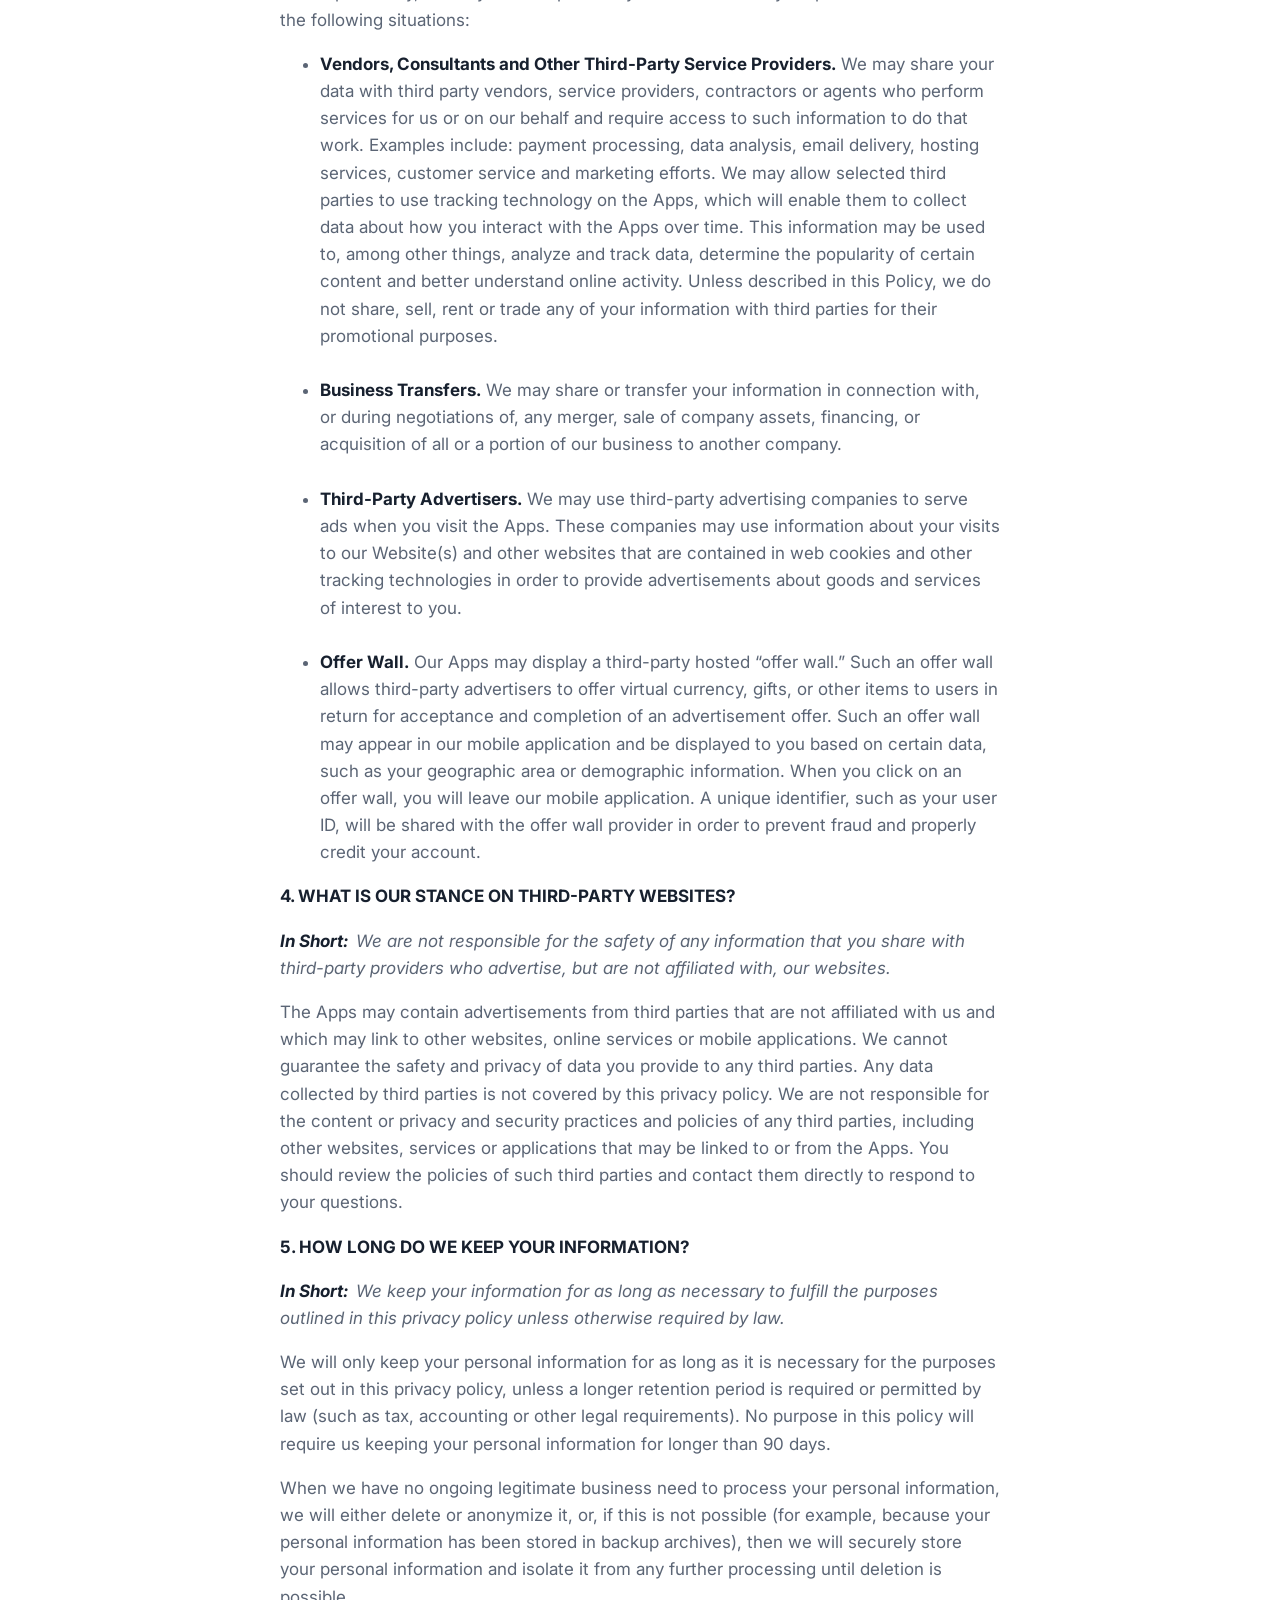
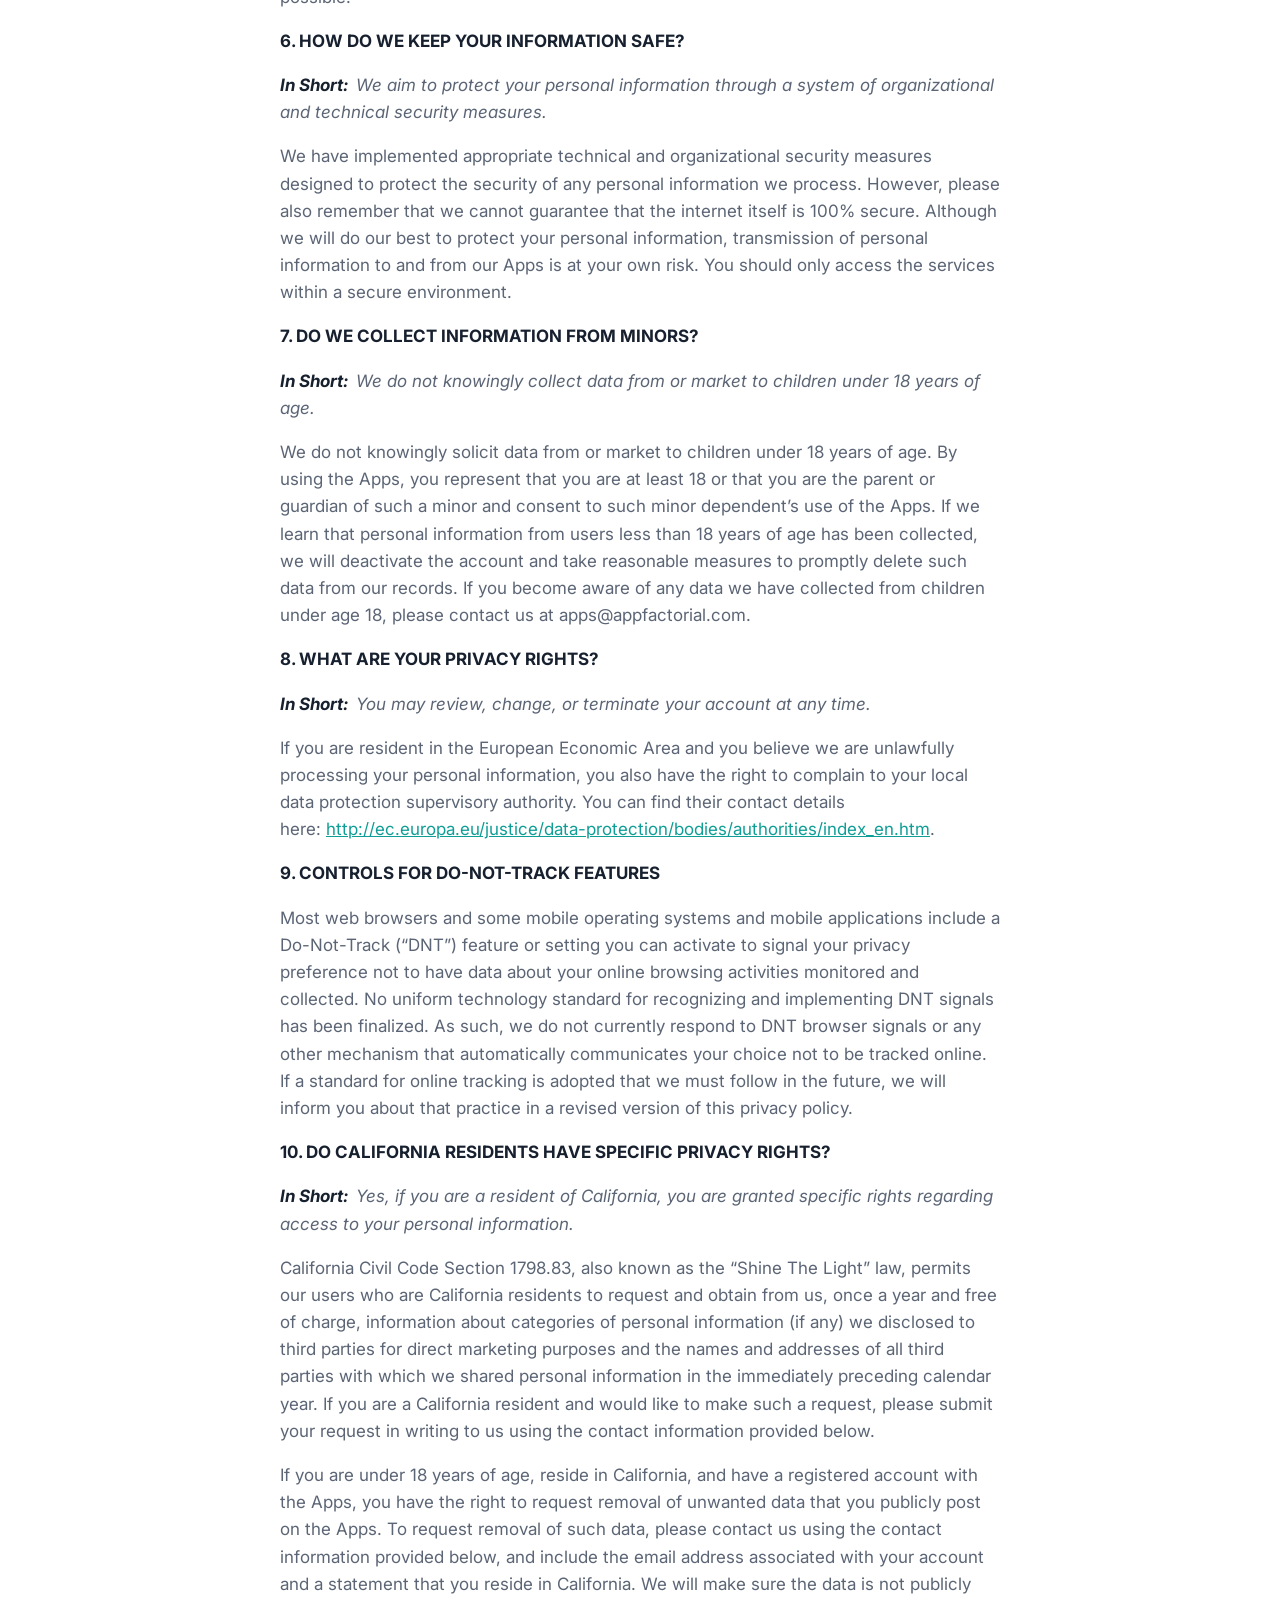
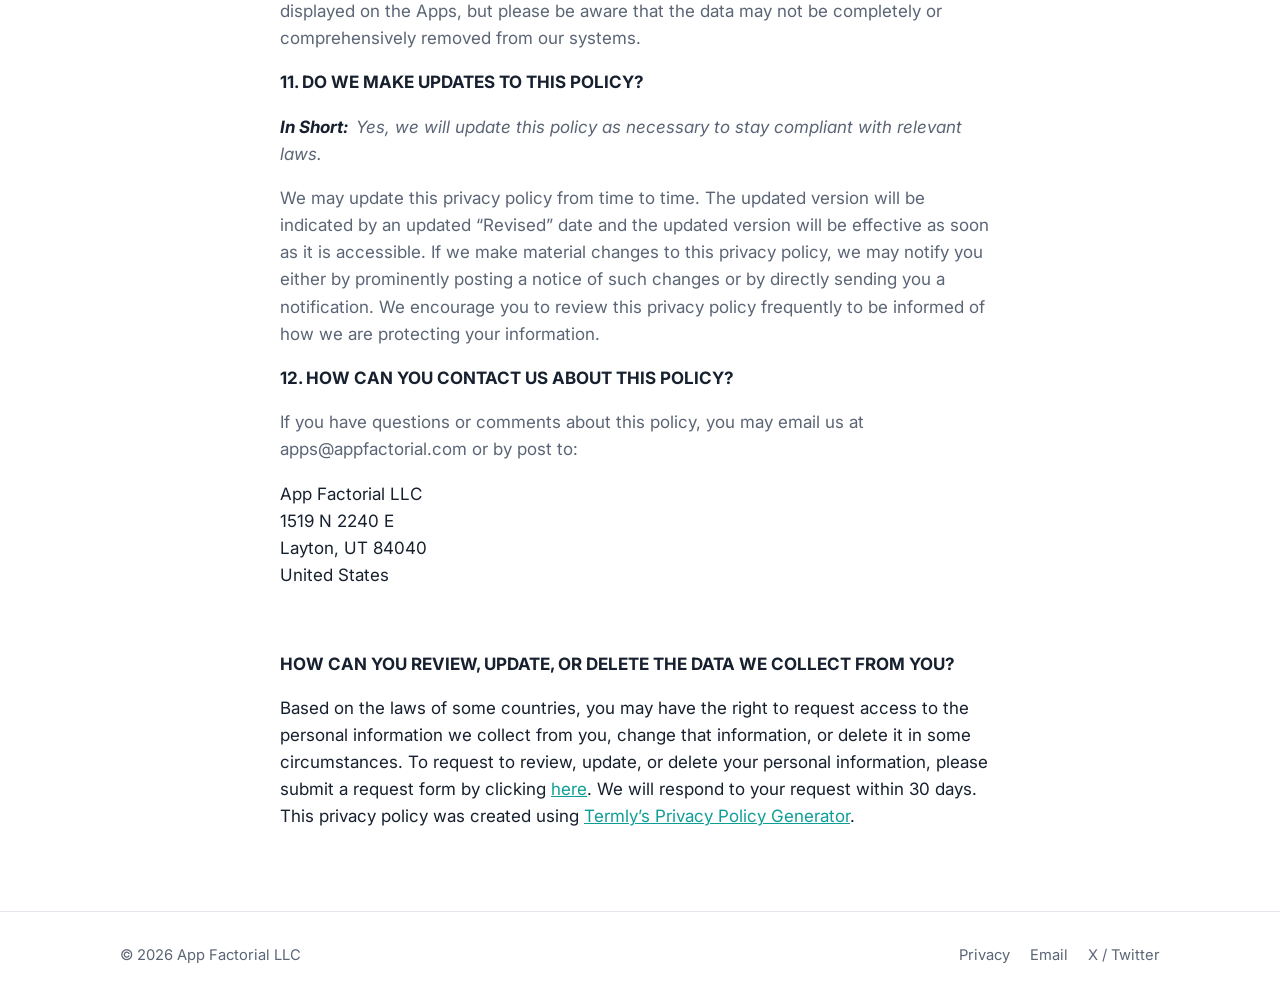
<file: privacy/index.html>
<!doctype html>
<html lang="en">
<head>
  <meta charset="utf-8">
  <meta name="viewport" content="width=device-width, initial-scale=1">
  <title>Privacy Policy | App Factorial LLC</title>
  <meta name="description" content="Privacy policy for App Factorial LLC apps.">
  <link rel="canonical" href="https://appfactorial.com/privacy/">
  <meta property="og:title" content="Privacy Policy | App Factorial LLC">
  <meta property="og:description" content="Privacy policy for App Factorial LLC apps.">
  <meta property="og:image" content="https://appfactorial.com/assets/img/logo.png">
  <link rel="icon" type="image/png" href="../assets/img/favicon.png">
  <link rel="apple-touch-icon" href="../assets/img/logo.png">
  <link rel="preconnect" href="https://fonts.googleapis.com">
  <link rel="preconnect" href="https://fonts.gstatic.com" crossorigin>
  <link href="https://fonts.googleapis.com/css2?family=Baloo+2:wght@600;700;800&family=Inter:wght@400;600;700&display=swap" rel="stylesheet">
  <link rel="stylesheet" href="../assets/css/style.css?v=3">
</head>
<body>
  <header class="site-header">
    <div class="container">
      <a class="brand" href="../"><img src="../assets/img/logo.png" alt="" width="44" height="31"><span>App Factorial</span></a>
      <nav class="nav">
        <a href="../#apps">Apps</a>
        <a href="../#contact">Contact</a>
        <a href="../privacy/" aria-current="page">Privacy</a>
      </nav>
    </div>
  </header>

  <main>
    <section class="section">
      <div class="container prose">
<div>
      <h1>Privacy Policy</h1><p><strong>Last updated March 27, 2020</strong></p><p>Thank you for choosing to be part of our community at App Factorial LLC (“<strong>Company</strong>”, “<strong>we</strong>”, “<strong>us</strong>”, or “<strong>our</strong>”). We are committed to protecting your personal information and your right to privacy. If you have any questions or concerns about our policy, or our practices with regards to your personal information, please contact us at apps@appfactorial.com.</p><p>When you visit our  mobile application, and use our services, you trust us with your personal information. We take your privacy very seriously. In this privacy policy, we seek to explain to you in the clearest way possible what information we collect, how we use it and what rights you have in relation to it. We hope you take some time to read through it carefully, as it is important. If there are any terms in this privacy policy that you do not agree with, please discontinue use of our  Apps and our services.</p><p>This privacy policy applies to all information collected through our  mobile application, ("<strong>Apps</strong>"), and/or any related services, sales, marketing or events (we refer to them collectively in this privacy policy as the "<strong>Services</strong>").</p><p><strong>Please read this privacy policy carefully as it will help you make informed decisions about sharing your personal information with us.</strong></p><p><strong>TABLE OF CONTENTS</strong></p><p><a href="#infocollect">1. WHAT INFORMATION DO WE COLLECT?</a> </p><p><a href="#infouse">2. HOW DO WE USE YOUR INFORMATION?</a></p><p><a href="#infoshare">3. WILL YOUR INFORMATION BE SHARED WITH ANYONE?</a></p><p><a href="#3pwebsites">4. WHAT IS OUR STANCE ON THIRD-PARTY WEBSITES?</a></p><p><a href="#inforetain">5. HOW LONG DO WE KEEP YOUR INFORMATION?</a></p><p><a href="#infosafe">6. HOW DO WE KEEP YOUR INFORMATION SAFE?</a></p><p><a href="#infominors">7. DO WE COLLECT INFORMATION FROM MINORS?</a></p><p><a href="#privacyrights">8. WHAT ARE YOUR PRIVACY RIGHTS?</a></p><p><a href="#DNT">9. CONTROLS FOR DO-NOT-TRACK FEATURES</a></p><p><a href="#caresidents">10. DO CALIFORNIA RESIDENTS HAVE SPECIFIC PRIVACY RIGHTS?</a></p><p><a href="#policyupdates">11. DO WE MAKE UPDATES TO THIS POLICY?</a></p><p><a href="#contact">12. HOW CAN YOU CONTACT US ABOUT THIS POLICY?</a></p><p id="infocollect"><strong>1. WHAT INFORMATION DO WE COLLECT?</strong></p><div><strong>Personal information you disclose to us</strong></div><p><strong><em>In Short:</em>  </strong><em>We collect personal information that you provide to us.</em></p><p>We collect personal information that you voluntarily provide to us when  expressing an interest in obtaining information about us or our products and services, when participating in activities on the Apps or otherwise contacting us.</p><p>The personal information that we collect depends on the context of your interactions with us and the Apps, the choices you make and the products and features you use. The personal information we collect can include the following:</p><p><strong>Publicly Available Personal Information.</strong> We collect email addresses; and other similar data. </p><p>All personal information that you provide to us must be true, complete and accurate, and you must notify us of any changes to such personal information.</p><p><strong><strong><br>Information collected through our Apps</strong></strong></p><p><strong><em>In Short: </em>  </strong><em>We may collect information regarding your</em> <em>when you use our apps.</em></em></p><div>If you use our Apps, we may also collect the following information: </li></ul><p id="infouse"><strong>2. HOW DO WE USE YOUR INFORMATION?</strong></p><p><strong><em>In Short: </em> </strong><em>We process your information for purposes based on legitimate business interests, the fulfillment of our contract with you, compliance with our legal obligations, and/or your consent.</em></p><p>We use personal information collected via our Apps for a variety of business purposes described below. We process your personal information for these purposes in reliance on our legitimate business interests, in order to enter into or perform a contract with you, with your consent, and/or for compliance with our legal obligations. We indicate the specific processing grounds we rely on next to each purpose listed below.</p><p>We use the information we collect or receive:<br><br></li><li><strong>Request Feedback.</strong> We may use your information to request feedback and to contact you about your use of our Apps.<br><br></li><li><strong>To respond to user inquiries/offer support to users.</strong> We may use your information to respond to your inquiries and solve any potential issues you might have with the use of our Services.</li></ul><p id="infoshare"><strong>3. WILL YOUR INFORMATION BE SHARED WITH ANYONE?</strong></p><p><strong><em>In Short: </em> </strong><em>We only share information with your consent, to comply with laws, to provide you with services, to protect your rights, or to fulfill business obligations.</em></p><div>We may process or share data based on the following legal basis:</div><ul><li><strong>Consent:</strong> We may process your data if you have given us specific consent to use your personal information in a specific purpose.<br><br></li><li><strong>Legitimate Interests:</strong> We may process your data when it is reasonably necessary to achieve our legitimate business interests.<br><br></li><li><strong>Performance of a Contract: </strong>Where we have entered into a contract with you, we may process your personal information to fulfill the terms of our contract.<br><br></li><li><strong>Legal Obligations:</strong> We may disclose your information where we are legally required to do so in order to comply with applicable law, governmental requests, a judicial proceeding, court order, or legal process, such as in response to a court order or a subpoena (including in response to public authorities to meet national security or law enforcement requirements).<br><br></li><li><strong>Vital Interests:</strong> We may disclose your information where we believe it is necessary to investigate, prevent, or take action regarding potential violations of our policies, suspected fraud, situations involving potential threats to the safety of any person and illegal activities, or as evidence in litigation in which we are involved.</li></ul><p>More specifically, we may need to process your data or share your personal information in the following situations:</p><ul><li><strong>Vendors, Consultants and Other Third-Party Service Providers.</strong> We may share your data with third party vendors, service providers, contractors or agents who perform services for us or on our behalf and require access to such information to do that work. Examples include: payment processing, data analysis, email delivery, hosting services, customer service and marketing efforts. We may allow selected third parties to use tracking technology on the Apps, which will enable them to collect data about how you interact with the Apps over time. This information may be used to, among other things, analyze and track data, determine the popularity of certain content and better understand online activity. Unless described in this Policy, we do not share, sell, rent or trade any of your information with third parties for their promotional purposes. <br><br></li><li><strong>Business Transfers.</strong> We may share or transfer your information in connection with, or during negotiations of, any merger, sale of company assets, financing, or acquisition of all or a portion of our business to another company.<br><br></li><li><strong>Third-Party Advertisers.</strong> We may use third-party advertising companies to serve ads when you visit the Apps. These companies may use information about your visits to our Website(s) and other websites that are contained in web cookies and other tracking technologies in order to provide advertisements about goods and services of interest to you. <br><br></li><li><strong>Offer Wall.</strong> Our Apps may display a third-party hosted “offer wall.” Such an offer wall allows third-party advertisers to offer virtual currency, gifts, or other items to users in return for acceptance and completion of an advertisement offer. Such an offer wall may appear in our mobile application and be displayed to you based on certain data, such as your geographic area or demographic information. When you click on an offer wall, you will leave our mobile application. A unique identifier, such as your user ID, will be shared with the offer wall provider in order to prevent fraud and properly credit your account.</li></ul><div></p><p id="3pwebsites"><strong>4. WHAT IS OUR STANCE ON THIRD-PARTY WEBSITES?</strong></p><p><strong><em>In Short: </em> </strong><em>We are not responsible for the safety of any information that you share with third-party providers who advertise, but are not affiliated with, our websites.</em></p><p>The Apps may contain advertisements from third parties that are not affiliated with us and which may link to other websites, online services or mobile applications. We cannot guarantee the safety and privacy of data you provide to any third parties. Any data collected by third parties is not covered by this privacy policy. We are not responsible for the content or privacy and security practices and policies of any third parties, including other websites, services or applications that may be linked to or from the Apps. You should review the policies of such third parties and contact them directly to respond to your questions.</p><p id="inforetain"><strong>5. HOW LONG DO WE KEEP YOUR INFORMATION?</strong></p><p><strong><em>In Short: </em> </strong><em>We keep your information for as long as necessary to fulfill the purposes outlined in this privacy policy unless otherwise required by law.</em></p><p>We will only keep your personal information for as long as it is necessary for the purposes set out in this privacy policy, unless a longer retention period is required or permitted by law (such as tax, accounting or other legal requirements). No purpose in this policy will require us keeping your personal information for longer than 90 days.</p><p>When we have no ongoing legitimate business need to process your personal information, we will either delete or anonymize it, or, if this is not possible (for example, because your personal information has been stored in backup archives), then we will securely store your personal information and isolate it from any further processing until deletion is possible.</p><p id="infosafe"><strong>6. HOW DO WE KEEP YOUR INFORMATION SAFE?</strong></p><p><strong><em>In Short: </em> </strong><em>We aim to protect your personal information through a system of organizational and technical security measures.</em></p><p>We have implemented appropriate technical and organizational security measures designed to protect the security of any personal information we process. However, please also remember that we cannot guarantee that the internet itself is 100% secure. Although we will do our best to protect your personal information, transmission of personal information to and from our Apps is at your own risk. You should only access the services within a secure environment.</p><p id="infominors"><strong>7. DO WE COLLECT INFORMATION FROM MINORS?</strong></p><p><strong><em>In Short: </em> </strong><em>We do not knowingly collect data from or market to children under 18 years of age.</em></p><p>We do not knowingly solicit data from or market to children under 18 years of age. By using the Apps, you represent that you are at least 18 or that you are the parent or guardian of such a minor and consent to such minor dependent’s use of the Apps. If we learn that personal information from users less than 18 years of age has been collected, we will deactivate the account and take reasonable measures to promptly delete such data from our records. If you become aware of any data we have collected from children under age 18, please contact us at apps@appfactorial.com.</p><p id="privacyrights"><strong>8. WHAT ARE YOUR PRIVACY RIGHTS?</strong></p><p><strong><em>In Short: </em> </strong><em>You may review, change, or terminate your account at any time.</em></p><p>If you are resident in the European Economic Area and you believe we are unlawfully processing your personal information, you also have the right to complain to your local data protection supervisory authority. You can find their contact details here: <a href="http://ec.europa.eu/justice/data-protection/bodies/authorities/index_en.htm" target="_blank">http://ec.europa.eu/justice/data-protection/bodies/authorities/index_en.htm</a>.</p><p id="DNT"><strong>9. CONTROLS FOR DO-NOT-TRACK FEATURES</strong></p><p>Most web browsers and some mobile operating systems and mobile applications include a Do-Not-Track (“DNT”) feature or setting you can activate to signal your privacy preference not to have data about your online browsing activities monitored and collected. No uniform technology standard for recognizing and implementing DNT signals has been finalized. As such, we do not currently respond to DNT browser signals or any other mechanism that automatically communicates your choice not to be tracked online. If a standard for online tracking is adopted that we must follow in the future, we will inform you about that practice in a revised version of this privacy policy.</p><p id="caresidents"><strong>10. DO CALIFORNIA RESIDENTS HAVE SPECIFIC PRIVACY RIGHTS?</strong></p><p><strong><em>In Short: </em> </strong><em>Yes, if you are a resident of California, you are granted specific rights regarding access to your personal information.</em></p><p>California Civil Code Section 1798.83, also known as the “Shine The Light” law, permits our users who are California residents to request and obtain from us, once a year and free of charge, information about categories of personal information (if any) we disclosed to third parties for direct marketing purposes and the names and addresses of all third parties with which we shared personal information in the immediately preceding calendar year. If you are a California resident and would like to make such a request, please submit your request in writing to us using the contact information provided below.</p><p>If you are under 18 years of age, reside in California, and have a registered account with the Apps, you have the right to request removal of unwanted data that you publicly post on the Apps. To request removal of such data, please contact us using the contact information provided below, and include the email address associated with your account and a statement that you reside in California. We will make sure the data is not publicly displayed on the Apps, but please be aware that the data may not be completely or comprehensively removed from our systems.</p><p id="policyupdates"><strong>11. DO WE MAKE UPDATES TO THIS POLICY?</strong></p><p><strong><em>In Short: </em> </strong><em>Yes, we will update this policy as necessary to stay compliant with relevant laws.</em></p><p>We may update this privacy policy from time to time. The updated version will be indicated by an updated “Revised” date and the updated version will be effective as soon as it is accessible. If we make material changes to this privacy policy, we may notify you either by prominently posting a notice of such changes or by directly sending you a notification. We encourage you to review this privacy policy frequently to be informed of how we are protecting your information.</p><p id="contact"><strong>12. HOW CAN YOU CONTACT US ABOUT THIS POLICY?</strong></p><p>If you have questions or comments about this policy, you may email us at apps@appfactorial.com or by post to:</p><div>App Factorial LLC </div><div>1519 N 2240 E</div><div>Layton, UT 84040</div><div>United States</div><p id="contact"><br></p><p id="contact"><strong>HOW CAN YOU REVIEW, UPDATE, OR DELETE THE DATA WE COLLECT FROM YOU?</strong></p><div>Based on the laws of some countries, you may have the right to request access to the personal information we collect from you, change that information, or delete it in some circumstances. To request to review, update, or delete your personal information, please submit a request form by clicking <a href="https://app.termly.io/notify/1863a934-e70a-4c59-a9ef-43be8b6d486d" rel="noopener noreferrer" target="_blank">here</a>. We will respond to your request within 30 days.</div>
      </div>
      <div>This privacy policy was created using <a href="https://termly.io/products/privacy-policy-generator/?ftseo">Termly’s Privacy Policy Generator</a>.</div>
      </div>
    </section>
  </main>

  <footer class="site-footer">
    <div class="container">
      <span>© <span id="year">2026</span> App Factorial LLC</span>
      <nav>
        <a href="../privacy/">Privacy</a>
        <a href="mailto:apps@appfactorial.com">Email</a>
        <a href="https://twitter.com/app_factorial">X / Twitter</a>
      </nav>
    </div>
  </footer>
  <script>document.getElementById("year").textContent = new Date().getFullYear();</script>
</body>
</html>
</file>
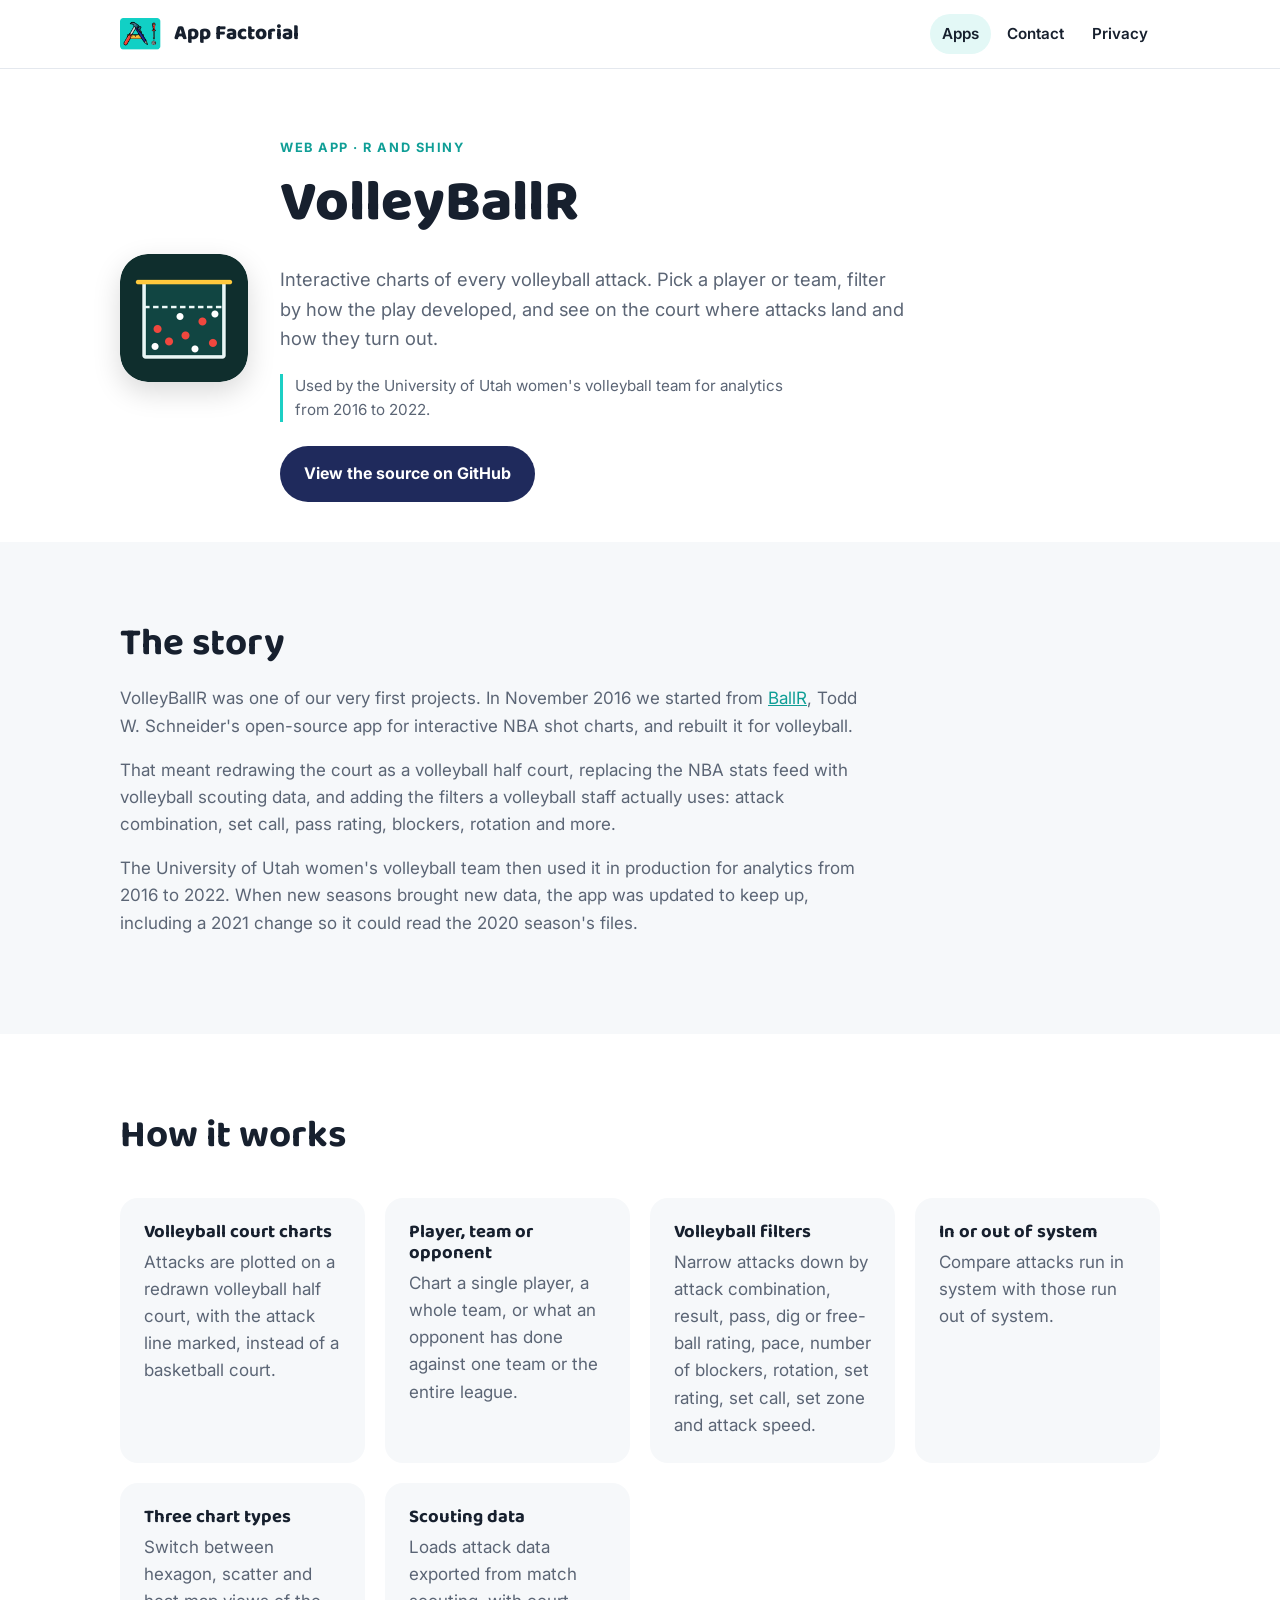
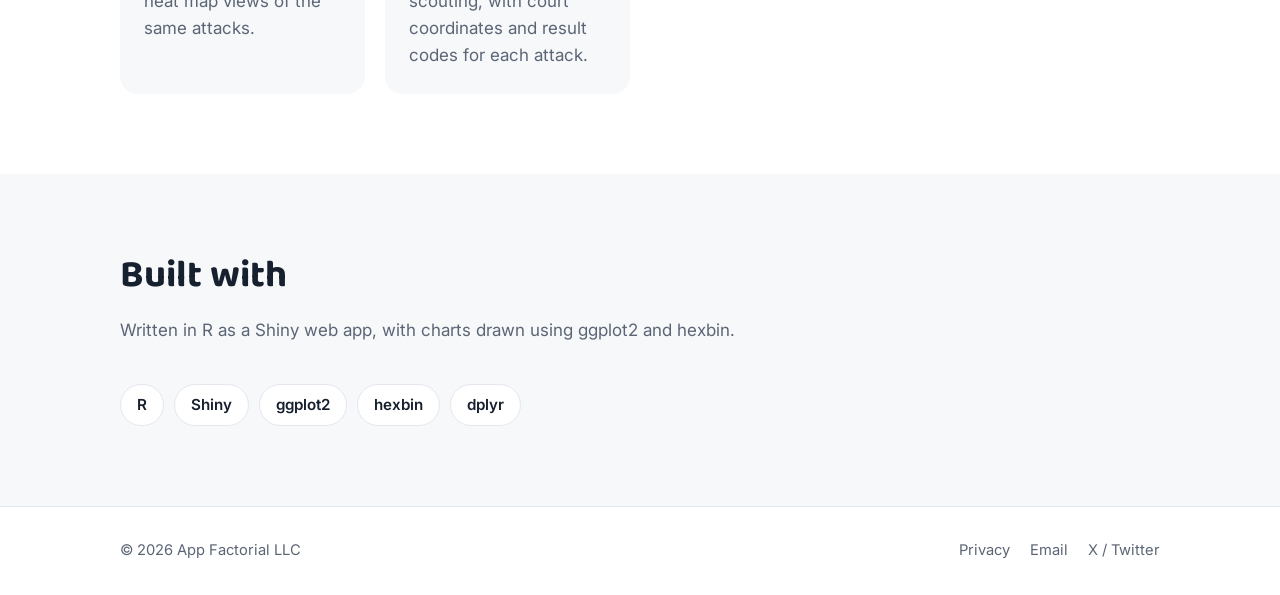
<file: volleyballr/index.html>
<!doctype html>
<html lang="en">
<head>
  <meta charset="utf-8">
  <meta name="viewport" content="width=device-width, initial-scale=1">
  <title>VolleyBallR | App Factorial LLC</title>
  <meta name="description" content="Interactive volleyball attack charts built with R and Shiny, used by the University of Utah women's volleyball team for analytics from 2016 to 2022.">
  <link rel="canonical" href="https://appfactorial.com/volleyballr/">
  <meta property="og:title" content="VolleyBallR | App Factorial LLC">
  <meta property="og:description" content="Interactive volleyball attack charts built with R and Shiny, used by the University of Utah women's volleyball team for analytics from 2016 to 2022.">
  <meta property="og:image" content="https://appfactorial.com/assets/img/volleyballr/icon.png">
  <link rel="icon" type="image/png" href="../assets/img/favicon.png">
  <link rel="apple-touch-icon" href="../assets/img/logo.png">
  <link rel="preconnect" href="https://fonts.googleapis.com">
  <link rel="preconnect" href="https://fonts.gstatic.com" crossorigin>
  <link href="https://fonts.googleapis.com/css2?family=Baloo+2:wght@600;700;800&family=Inter:wght@400;600;700&display=swap" rel="stylesheet">
  <link rel="stylesheet" href="../assets/css/style.css?v=3">
</head>
<body>
  <header class="site-header">
    <div class="container">
      <a class="brand" href="../"><img src="../assets/img/logo.png" alt="" width="44" height="31"><span>App Factorial</span></a>
      <nav class="nav">
        <a href="../#apps" aria-current="page">Apps</a>
        <a href="../#contact">Contact</a>
        <a href="../privacy/">Privacy</a>
      </nav>
    </div>
  </header>

  <main>
    <section class="app-hero">
      <div class="container">
        <img class="icon" src="../assets/img/volleyballr/icon.png" alt="VolleyBallR icon" width="128" height="128">
        <div>
          <span class="eyebrow">Web app · R and Shiny</span>
          <h1>VolleyBallR</h1>
          <p class="lead">Interactive charts of every volleyball attack. Pick a player or team, filter by how the play developed, and see on the court where attacks land and how they turn out.</p>
          <p class="note">Used by the University of Utah women's volleyball team for analytics from 2016 to 2022.</p>
          <a class="btn btn-primary" href="https://github.com/jon-bown/VolleyballR">View the source on GitHub</a>
        </div>
      </div>
    </section>

    <section class="section section-alt">
      <div class="container">
        <div class="prose">
        <h2>The story</h2>
        <p>VolleyBallR was one of our very first projects. In November 2016 we started from <a href="https://github.com/toddwschneider/ballr">BallR</a>, Todd W. Schneider's open-source app for interactive NBA shot charts, and rebuilt it for volleyball.</p>
        <p>That meant redrawing the court as a volleyball half court, replacing the NBA stats feed with volleyball scouting data, and adding the filters a volleyball staff actually uses: attack combination, set call, pass rating, blockers, rotation and more.</p>
        <p>The University of Utah women's volleyball team then used it in production for analytics from 2016 to 2022. When new seasons brought new data, the app was updated to keep up, including a 2021 change so it could read the 2020 season's files.</p>
        </div>
      </div>
    </section>

    <section class="section">
      <div class="container">
        <div class="section-head"><h2>How it works</h2></div>
        <div class="features">
          <div class="feature"><h3>Volleyball court charts</h3><p>Attacks are plotted on a redrawn volleyball half court, with the attack line marked, instead of a basketball court.</p></div>
          <div class="feature"><h3>Player, team or opponent</h3><p>Chart a single player, a whole team, or what an opponent has done against one team or the entire league.</p></div>
          <div class="feature"><h3>Volleyball filters</h3><p>Narrow attacks down by attack combination, result, pass, dig or free-ball rating, pace, number of blockers, rotation, set rating, set call, set zone and attack speed.</p></div>
          <div class="feature"><h3>In or out of system</h3><p>Compare attacks run in system with those run out of system.</p></div>
          <div class="feature"><h3>Three chart types</h3><p>Switch between hexagon, scatter and heat map views of the same attacks.</p></div>
          <div class="feature"><h3>Scouting data</h3><p>Loads attack data exported from match scouting, with court coordinates and result codes for each attack.</p></div>
        </div>
      </div>
    </section>

    <section class="section section-alt">
      <div class="container">
        <div class="section-head">
          <h2>Built with</h2>
          <p>Written in R as a Shiny web app, with charts drawn using ggplot2 and hexbin.</p>
        </div>
        <ul class="chips">
          <li>R</li>
          <li>Shiny</li>
          <li>ggplot2</li>
          <li>hexbin</li>
          <li>dplyr</li>
        </ul>
      </div>
    </section>
  </main>

  <footer class="site-footer">
    <div class="container">
      <span>© <span id="year">2026</span> App Factorial LLC</span>
      <nav>
        <a href="../privacy/">Privacy</a>
        <a href="mailto:apps@appfactorial.com">Email</a>
        <a href="https://twitter.com/app_factorial">X / Twitter</a>
      </nav>
    </div>
  </footer>
  <script>document.getElementById("year").textContent = new Date().getFullYear();</script>
</body>
</html>
</file>
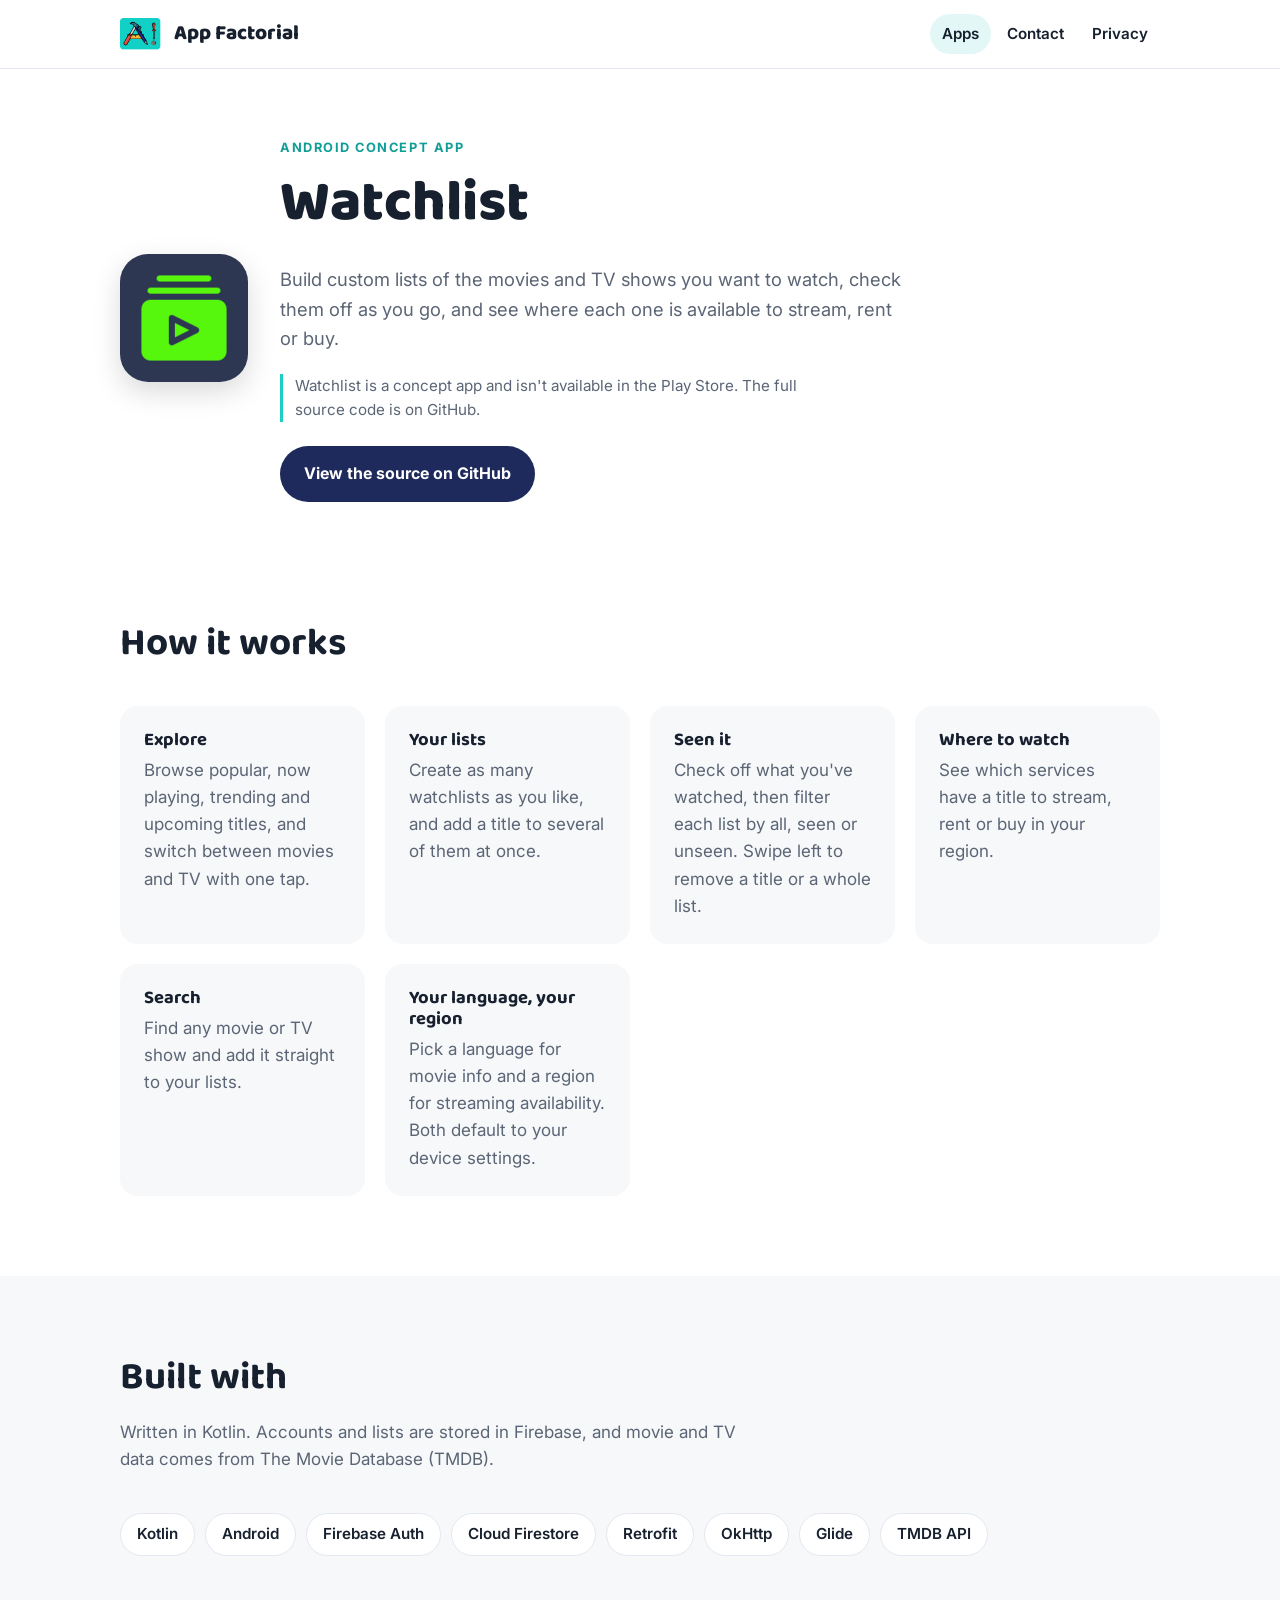
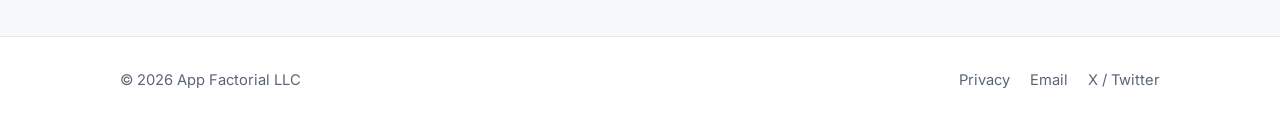
<file: watchlist/index.html>
<!doctype html>
<html lang="en">
<head>
  <meta charset="utf-8">
  <meta name="viewport" content="width=device-width, initial-scale=1">
  <title>Watchlist (concept) | App Factorial LLC</title>
  <meta name="description" content="Build custom lists of movies and TV shows to watch, track what you've seen, and find where to stream, rent or buy.">
  <link rel="canonical" href="https://appfactorial.com/watchlist/">
  <meta property="og:title" content="Watchlist | App Factorial LLC">
  <meta property="og:description" content="Build custom lists of movies and TV shows to watch, track what you've seen, and find where to stream, rent or buy.">
  <meta property="og:image" content="https://appfactorial.com/assets/img/watchlist/icon.png">
  <link rel="icon" type="image/png" href="../assets/img/favicon.png">
  <link rel="apple-touch-icon" href="../assets/img/logo.png">
  <link rel="preconnect" href="https://fonts.googleapis.com">
  <link rel="preconnect" href="https://fonts.gstatic.com" crossorigin>
  <link href="https://fonts.googleapis.com/css2?family=Baloo+2:wght@600;700;800&family=Inter:wght@400;600;700&display=swap" rel="stylesheet">
  <link rel="stylesheet" href="../assets/css/style.css?v=3">
</head>
<body>
  <header class="site-header">
    <div class="container">
      <a class="brand" href="../"><img src="../assets/img/logo.png" alt="" width="44" height="31"><span>App Factorial</span></a>
      <nav class="nav">
        <a href="../#apps" aria-current="page">Apps</a>
        <a href="../#contact">Contact</a>
        <a href="../privacy/">Privacy</a>
      </nav>
    </div>
  </header>

  <main>
    <section class="app-hero">
      <div class="container">
        <img class="icon" src="../assets/img/watchlist/icon.png" alt="Watchlist app icon" width="128" height="128">
        <div>
          <span class="eyebrow">Android concept app</span>
          <h1>Watchlist</h1>
          <p class="lead">Build custom lists of the movies and TV shows you want to watch, check them off as you go, and see where each one is available to stream, rent or buy.</p>
          <p class="note">Watchlist is a concept app and isn't available in the Play Store. The full source code is on GitHub.</p>
          <a class="btn btn-primary" href="https://github.com/jon-bown/watchlist">View the source on GitHub</a>
        </div>
      </div>
    </section>

    <section class="section">
      <div class="container">
        <div class="section-head"><h2>How it works</h2></div>
        <div class="features">
          <div class="feature"><h3>Explore</h3><p>Browse popular, now playing, trending and upcoming titles, and switch between movies and TV with one tap.</p></div>
          <div class="feature"><h3>Your lists</h3><p>Create as many watchlists as you like, and add a title to several of them at once.</p></div>
          <div class="feature"><h3>Seen it</h3><p>Check off what you've watched, then filter each list by all, seen or unseen. Swipe left to remove a title or a whole list.</p></div>
          <div class="feature"><h3>Where to watch</h3><p>See which services have a title to stream, rent or buy in your region.</p></div>
          <div class="feature"><h3>Search</h3><p>Find any movie or TV show and add it straight to your lists.</p></div>
          <div class="feature"><h3>Your language, your region</h3><p>Pick a language for movie info and a region for streaming availability. Both default to your device settings.</p></div>
        </div>
      </div>
    </section>

    <section class="section section-alt">
      <div class="container">
        <div class="section-head">
          <h2>Built with</h2>
          <p>Written in Kotlin. Accounts and lists are stored in Firebase, and movie and TV data comes from The Movie Database (TMDB).</p>
        </div>
        <ul class="chips">
          <li>Kotlin</li>
          <li>Android</li>
          <li>Firebase Auth</li>
          <li>Cloud Firestore</li>
          <li>Retrofit</li>
          <li>OkHttp</li>
          <li>Glide</li>
          <li>TMDB API</li>
        </ul>
      </div>
    </section>
  </main>

  <footer class="site-footer">
    <div class="container">
      <span>© <span id="year">2026</span> App Factorial LLC</span>
      <nav>
        <a href="../privacy/">Privacy</a>
        <a href="mailto:apps@appfactorial.com">Email</a>
        <a href="https://twitter.com/app_factorial">X / Twitter</a>
      </nav>
    </div>
  </footer>
  <script>document.getElementById("year").textContent = new Date().getFullYear();</script>
</body>
</html>
</file>
<file: assets/css/style.css>
:root {
  --teal: #1ccfc4;
  --teal-dark: #0f9e96;
  --teal-soft: #e3f8f6;
  --red: #f0473e;
  --yellow: #ffc83d;
  --navy: #1f2a5c;
  --ink: #17202e;
  --muted: #5b6575;
  --line: #e4e8ee;
  --bg: #ffffff;
  --bg-alt: #f6f8fa;
  --radius: 18px;
  --max: 1080px;
}

@media (prefers-color-scheme: dark) {
  :root {
    --teal-soft: #0f2e2d;
    --ink: #eef1f5;
    --muted: #a3acba;
    --line: #283142;
    --bg: #0f141c;
    --bg-alt: #151c27;
  }
}

*, *::before, *::after { box-sizing: border-box; }

html { scroll-behavior: smooth; }

body {
  margin: 0;
  font-family: "Inter", system-ui, -apple-system, "Segoe UI", Roboto, sans-serif;
  font-size: 17px;
  line-height: 1.6;
  color: var(--ink);
  background: var(--bg);
  -webkit-font-smoothing: antialiased;
}

img { max-width: 100%; height: auto; display: block; }

a { color: var(--teal-dark); }
@media (prefers-color-scheme: dark) { a { color: var(--teal); } }

h1, h2, h3 {
  font-family: "Baloo 2", "Inter", system-ui, sans-serif;
  line-height: 1.15;
  margin: 0 0 .5em;
}
h1 { font-size: clamp(2.3rem, 5.5vw, 3.6rem); font-weight: 800; }
h2 { font-size: clamp(1.8rem, 3.5vw, 2.4rem); font-weight: 700; }
h3 { font-size: 1.35rem; font-weight: 700; }

.container { max-width: var(--max); margin: 0 auto; padding: 0 20px; }

.eyebrow {
  display: inline-block;
  font-size: .8rem;
  font-weight: 700;
  letter-spacing: .12em;
  text-transform: uppercase;
  color: var(--teal-dark);
  margin-bottom: .75rem;
}
@media (prefers-color-scheme: dark) { .eyebrow { color: var(--teal); } }

/* Header */
.site-header {
  position: sticky;
  top: 0;
  z-index: 10;
  background: color-mix(in srgb, var(--bg) 88%, transparent);
  backdrop-filter: saturate(160%) blur(10px);
  border-bottom: 1px solid var(--line);
}
.site-header .container {
  display: flex;
  align-items: center;
  justify-content: space-between;
  height: 68px;
  gap: 16px;
}
.brand {
  display: flex;
  align-items: center;
  gap: 10px;
  text-decoration: none;
  color: var(--ink);
  font-family: "Baloo 2", sans-serif;
  font-weight: 800;
  font-size: 1.3rem;
  white-space: nowrap;
}
.brand img { width: 44px; }
.nav { display: flex; gap: 4px; }
.nav a {
  color: var(--ink);
  text-decoration: none;
  font-weight: 600;
  font-size: .95rem;
  padding: 8px 12px;
  border-radius: 999px;
}
.nav a:hover, .nav a[aria-current="page"] { background: var(--teal-soft); }

/* Buttons */
.btn {
  display: inline-flex;
  align-items: center;
  gap: 8px;
  padding: 13px 22px;
  border-radius: 999px;
  font-weight: 700;
  font-size: 1rem;
  text-decoration: none;
  border: 2px solid transparent;
  transition: transform .15s ease, box-shadow .15s ease;
}
.btn:hover { transform: translateY(-1px); }
.btn-primary { background: var(--navy); color: #fff; }
.btn-primary:hover { box-shadow: 0 8px 20px rgba(31, 42, 92, .25); }
.btn-ghost { border-color: currentColor; color: var(--ink); }
@media (prefers-color-scheme: dark) {
  .btn-primary { background: var(--teal); color: #08201f; }
}

/* Hero */
.hero { padding: 72px 0 80px; overflow: hidden; }
.hero .container {
  display: grid;
  grid-template-columns: 1.1fr .9fr;
  align-items: center;
  gap: 48px;
}
.hero p.lead { font-size: 1.2rem; color: var(--muted); max-width: 34ch; margin: 0 0 2rem; }
.hero-actions { display: flex; flex-wrap: wrap; gap: 12px; }
.hero-art img { width: 100%; max-width: 440px; margin-left: auto; transform: rotate(-4deg); filter: drop-shadow(0 24px 40px rgba(15, 158, 150, .3)); }

/* Sections */
.section { padding: 80px 0; }
.section-alt { background: var(--bg-alt); }
.section-head { max-width: 640px; margin-bottom: 40px; }
.section-head p { color: var(--muted); margin: 0; }
.section-head.subsection { margin-top: 72px; }

/* App cards */
.apps {
  display: grid;
  grid-template-columns: repeat(auto-fill, minmax(230px, 1fr));
  gap: 24px;
}
.app-card {
  display: flex;
  flex-direction: column;
  background: var(--bg);
  border: 1px solid var(--line);
  border-radius: var(--radius);
  padding: 28px;
  transition: transform .2s ease, box-shadow .2s ease;
}
.app-card:hover { transform: translateY(-3px); box-shadow: 0 16px 36px rgba(23, 32, 46, .08); }
.app-card .icon { width: 84px; border-radius: 20px; margin-bottom: 18px; box-shadow: 0 6px 16px rgba(0, 0, 0, .12); }
.app-card h3 { margin-bottom: .15em; }
.app-card .meta { font-size: .85rem; color: var(--muted); margin: 0 0 .75rem; }
.rating {
  display: flex;
  flex-direction: column;
  align-items: flex-start;
  gap: 3px;
  font-size: .9rem;
  line-height: 1.2;
  margin: -.25rem 0 .9rem;
}
.rating[hidden] { display: none; }
.rating .line { display: flex; align-items: center; gap: 6px; }
.rating .stars { display: inline-flex; gap: 1px; }
.rating .stars svg { display: block; }
.rating .value { font-weight: 700; color: var(--ink); }
.rating .count { color: var(--muted); }

/* App Store style block on app pages */
.rating-large { flex-direction: row; align-items: center; gap: 6px 16px; margin: 1.25rem 0 0; }
.rating-large .score { display: flex; flex-direction: column; line-height: 1; }
.rating-large .score .value { font-size: 2.6rem; font-weight: 800; letter-spacing: -.02em; }
.rating-large .score .out-of { font-size: .8rem; font-weight: 600; color: var(--muted); margin-top: 4px; }
.rating-large .detail { display: flex; flex-direction: column; gap: 6px; }
.rating-large .stars svg { width: 20px; height: 20px; }
.rating-large .count { font-size: .9rem; }
.app-card p.desc { color: var(--muted); flex: 1; margin: 0 0 1.25rem; }
.app-card .links { display: flex; flex-wrap: wrap; gap: 8px 16px; font-weight: 600; font-size: .95rem; }

/* Chips */
.stack-grid { display: grid; grid-template-columns: 1fr 1fr; gap: 40px; }
.chips { display: flex; flex-wrap: wrap; gap: 10px; padding: 0; margin: 0; list-style: none; }
.chips li {
  padding: 8px 16px;
  border-radius: 999px;
  background: var(--bg);
  border: 1px solid var(--line);
  font-weight: 600;
  font-size: .95rem;
}

/* CTA */
.cta {
  background: var(--teal);
  color: #08201f;
  border-radius: 28px;
  padding: 56px 40px;
  text-align: center;
}
.cta p { font-size: 1.15rem; margin: 0 0 1.75rem; }
.cta .btn-primary { background: var(--navy); color: #fff; }

/* App detail pages */
.app-hero { padding: 64px 0 40px; }
.app-hero .container { display: flex; align-items: center; gap: 32px; }
.app-hero .icon { width: 128px; border-radius: 28px; box-shadow: 0 10px 28px rgba(0, 0, 0, .15); flex-shrink: 0; }
.app-hero .wordmark { width: 220px; flex-shrink: 0; }
.app-hero p.lead { font-size: 1.15rem; color: var(--muted); max-width: 52ch; margin: 0 0 1.25rem; }
.app-hero p.note { font-size: .95rem; color: var(--muted); max-width: 52ch; margin: 0 0 1.5rem; padding-left: 12px; border-left: 3px solid var(--teal); }

.store-badge img { height: 52px; width: auto; }

.features {
  display: grid;
  grid-template-columns: repeat(auto-fit, minmax(240px, 1fr));
  gap: 20px;
}
.feature { background: var(--bg-alt); border-radius: var(--radius); padding: 24px; }
.feature h3 { font-size: 1.15rem; margin-bottom: .3em; }
.feature p { margin: 0; color: var(--muted); }

.shots {
  display: flex;
  gap: 18px;
  overflow-x: auto;
  scroll-snap-type: x mandatory;
  padding: 8px 4px 20px;
}
.shots figure { margin: 0; flex: 0 0 220px; scroll-snap-align: start; }
.shots img { border-radius: 22px; border: 1px solid var(--line); box-shadow: 0 10px 24px rgba(0, 0, 0, .1); }
.shots figcaption { font-size: .9rem; font-weight: 600; text-align: center; margin-top: 10px; color: var(--muted); }

/* Prose (privacy policy) */
.prose { max-width: 760px; }
.prose h1 { font-size: 2.4rem; }
.prose p, .prose li { color: var(--muted); }
.prose strong { color: var(--ink); }
.prose a { word-break: break-word; }

/* Footer */
.site-footer { border-top: 1px solid var(--line); padding: 32px 0; font-size: .92rem; color: var(--muted); }
.site-footer .container { display: flex; flex-wrap: wrap; justify-content: space-between; gap: 12px 24px; }
.site-footer nav { display: flex; gap: 20px; }
.site-footer a { color: var(--muted); text-decoration: none; }
.site-footer a:hover { color: var(--ink); }

@media (max-width: 760px) {
  body { font-size: 16px; }
  .hero { padding: 40px 0 56px; }
  .hero .container { grid-template-columns: 1fr; gap: 24px; }
  .hero-art { order: -1; }
  .hero-art img { max-width: 220px; margin: 0; }
  .section { padding: 56px 0; }
  .stack-grid { grid-template-columns: 1fr; gap: 28px; }
  .cta { padding: 40px 24px; border-radius: 22px; }
  .app-hero .container { flex-direction: column; align-items: flex-start; gap: 20px; }
  .app-hero .icon { width: 96px; border-radius: 22px; }
  .app-hero .wordmark { display: none; }
  .brand span { display: none; }
  .nav a { padding: 8px 10px; }
}
</file>
